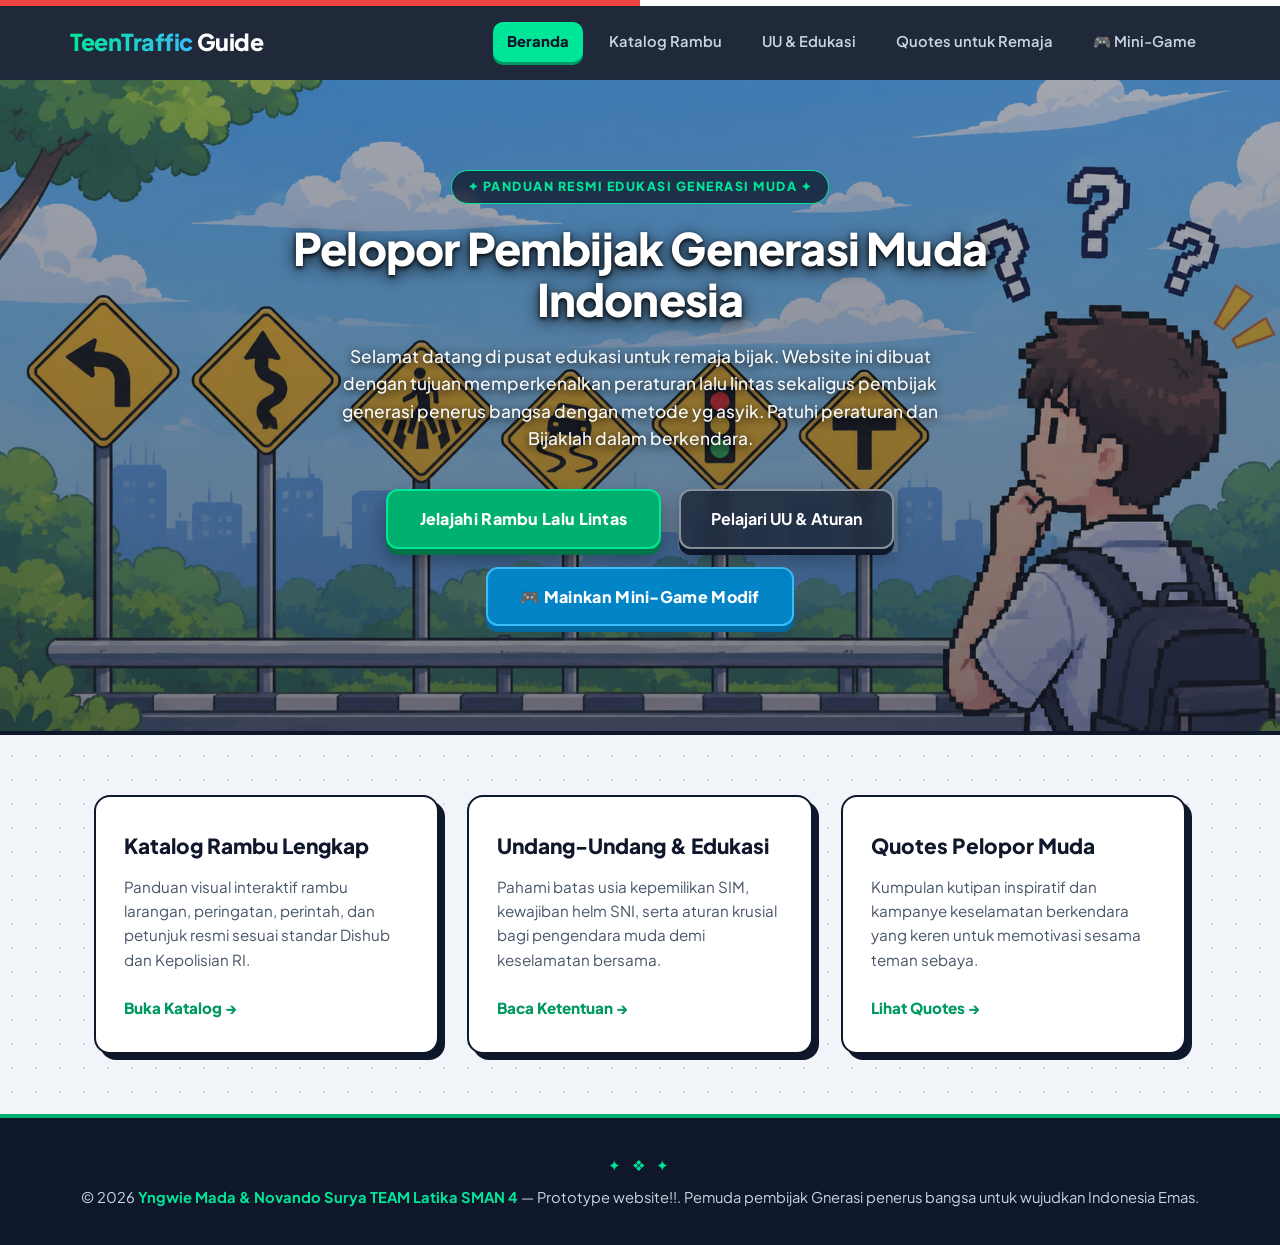
<file: index.html>
<!DOCTYPE html>
<html lang="id">
<head>
    <meta charset="UTF-8">
    <meta name="viewport" content="width=device-width, initial-scale=1.0">
    <title>Teen Traffic Guide - Beranda</title>
    <link rel="preconnect" href="https://fonts.googleapis.com">
    <link rel="preconnect" href="https://fonts.gstatic.com" crossorigin>
    <link href="https://fonts.googleapis.com/css2?family=Plus+Jakarta+Sans:wght@400;500;600;700;800&display=swap" rel="stylesheet">
    <link rel="stylesheet" href="style.css">
</head>
<body>

    <!-- Pita Merah Putih -->
    <div class="indo-ribbon">
        <div class="ribbon-red"></div>
        <div class="ribbon-white"></div>
    </div>

    <!-- Navigasi -->
    <nav class="main-nav">
        <div class="nav-container">
            <a href="index.html" class="nav-logo"><span>TeenTraffic</span>Guide</a>
            <div class="nav-links">
                <a href="index.html" class="active">Beranda</a>
                <a href="rambu.html">Katalog Rambu</a>
                <a href="uud.html">UU & Edukasi</a>
                <a href="quotes.html">Quotes untuk Remaja</a>
                <!-- Menu Mini-Game ditambahkan di sini -->
                <a href="minigame.html">🎮 Mini-Game</a>
            </div>
        </div>
    </nav>

    <!-- Bagian Hero dengan Background Foto -->
    <header class="hero">
        <div class="hero-content">
            <div class="hero-ornament">✦ PANDUAN RESMI EDUKASI GENERASI MUDA ✦</div>
            <h1>Pelopor Pembijak Generasi Muda Indonesia</h1>
            <p>Selamat datang di pusat edukasi untuk remaja bijak. Website ini dibuat dengan tujuan memperkenalkan peraturan lalu lintas sekaligus pembijak generasi penerus bangsa dengan metode yg asyik. Patuhi peraturan dan Bijaklah dalam berkendara.</p>
            
            <div class="hero-actions">
                <a href="rambu.html" class="btn-primary">Jelajahi Rambu Lalu Lintas</a>
                <a href="uud.html" class="btn-secondary">Pelajari UU & Aturan</a>
                <!-- Tombol Mini-Game ditambahkan di sini -->
                <a href="minigame.html" class="btn-primary" style="background-color: #0284c7; border-color: #38bdf8; box-shadow: 0 6px 0 #0369a1;">🎮 Mainkan Mini-Game Modif</a>
            </div>
        </div>
    </header>

    <!-- Konten & Kartu Fitur -->
    <main class="main-container">
        <div class="features-grid">
            <div class="feature-card">
                <div class="feature-icon"></div>
                <h3>Katalog Rambu Lengkap</h3>
                <p>Panduan visual interaktif rambu larangan, peringatan, perintah, dan petunjuk resmi sesuai standar Dishub dan Kepolisian RI.</p>
                <a href="rambu.html" class="card-link">Buka Katalog &rarr;</a>
            </div>
            
            <div class="feature-card">
                <div class="feature-icon"></div>
                <h3>Undang-Undang & Edukasi</h3>
                <p>Pahami batas usia kepemilikan SIM, kewajiban helm SNI, serta aturan krusial bagi pengendara muda demi keselamatan bersama.</p>
                <a href="uud.html" class="card-link">Baca Ketentuan &rarr;</a>
            </div>
            
            <div class="feature-card">
                <div class="feature-icon"></div>
                <h3>Quotes Pelopor Muda</h3>
                <p>Kumpulan kutipan inspiratif dan kampanye keselamatan berkendara yang keren untuk memotivasi sesama teman sebaya.</p>
                <a href="quotes.html" class="card-link">Lihat Quotes &rarr;</a>
            </div>
        </div>
    </main>

    <!-- Footer -->
    <footer class="site-footer">
        <div class="footer-ornament">✦ ❖ ✦</div>
        <p>&copy; 2026 <strong>Yngwie Mada & Novando Surya TEAM Latika SMAN 4</strong> &mdash; Prototype website!!. Pemuda pembijak Gnerasi penerus bangsa untuk wujudkan Indonesia Emas.</p>
    </footer>

</body>
</html>
</file>
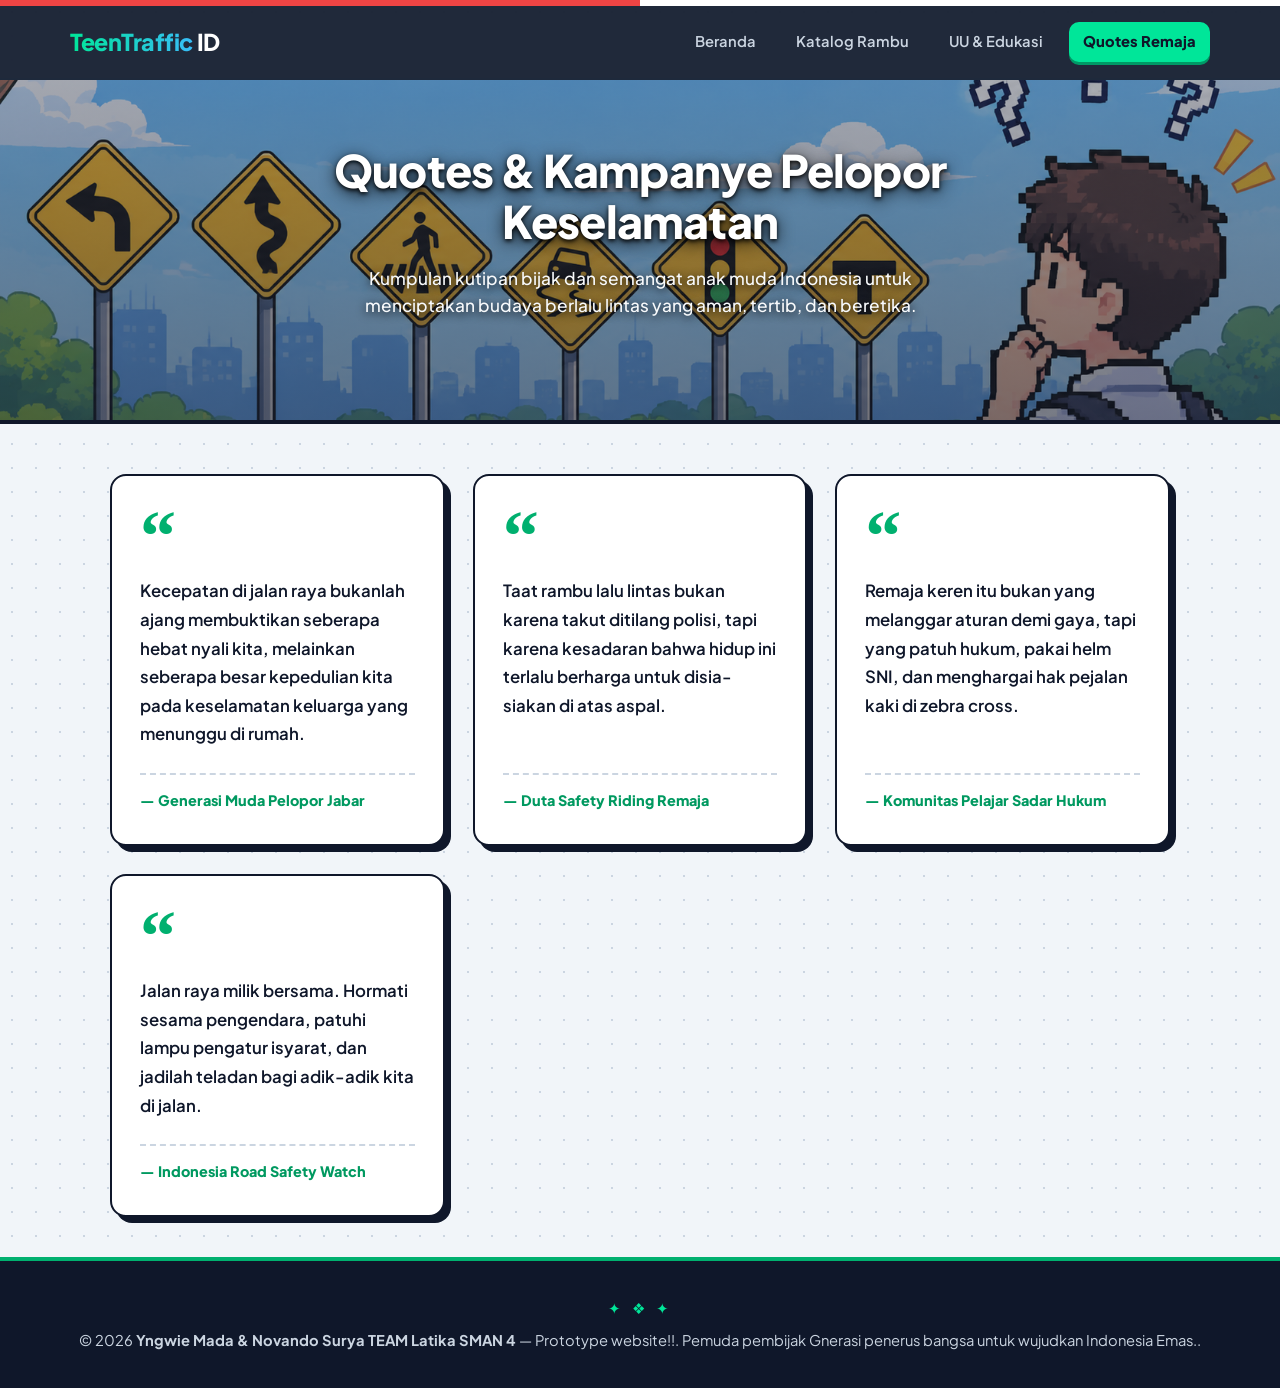
<file: quotes.html>
<!DOCTYPE html>
<html lang="id">
<head>
    <meta charset="UTF-8">
    <meta name="viewport" content="width=device-width, initial-scale=1.0">
    <title>Quotes Pelopor Muda - Teen Traffic Guide</title>
    <link rel="preconnect" href="https://fonts.googleapis.com">
    <link rel="preconnect" href="https://fonts.gstatic.com" crossorigin>
    <link href="https://fonts.googleapis.com/css2?family=Plus+Jakarta+Sans:wght@400;500;600;700;800&display=swap" rel="stylesheet">
    <link rel="stylesheet" href="style.css">
</head>
<body>

    <div class="indo-ribbon">
        <div class="ribbon-red"></div>
        <div class="ribbon-white"></div>
    </div>

    <nav class="main-nav">
        <div class="nav-container">
            <a href="index.html" class="nav-logo"><span>TeenTraffic</span>ID</a>
            <div class="nav-links">
                <a href="index.html">Beranda</a>
                <a href="rambu.html">Katalog Rambu</a>
                <a href="uud.html">UU & Edukasi</a>
                <a href="quotes.html" class="active">Quotes Remaja</a>
            </div>
        </div>
    </nav>

    <header class="hero sub-hero">
        <div class="hero-content">
            <h1>Quotes & Kampanye Pelopor Keselamatan</h1>
            <p>Kumpulan kutipan bijak dan semangat anak muda Indonesia untuk menciptakan budaya berlalu lintas yang aman, tertib, dan beretika.</p>
        </div>
    </header>

    <!-- Ditambahkan class quotes-container agar terpisah dari style container lama -->
    <main class="container quotes-container">
        <section class="quotes-grid">
            <article class="quote-card">
                <span class="quote-mark">“</span>
                <blockquote class="quote-text">
                    Kecepatan di jalan raya bukanlah ajang membuktikan seberapa hebat nyali kita, melainkan seberapa besar kepedulian kita pada keselamatan keluarga yang menunggu di rumah.
                </blockquote>
                <span class="quote-author">— Generasi Muda Pelopor Jabar</span>
            </article>

            <article class="quote-card">
                <span class="quote-mark">“</span>
                <blockquote class="quote-text">
                    Taat rambu lalu lintas bukan karena takut ditilang polisi, tapi karena kesadaran bahwa hidup ini terlalu berharga untuk disia-siakan di atas aspal.
                </blockquote>
                <span class="quote-author">— Duta Safety Riding Remaja</span>
            </article>

            <article class="quote-card">
                <span class="quote-mark">“</span>
                <blockquote class="quote-text">
                    Remaja keren itu bukan yang melanggar aturan demi gaya, tapi yang patuh hukum, pakai helm SNI, dan menghargai hak pejalan kaki di zebra cross.
                </blockquote>
                <span class="quote-author">— Komunitas Pelajar Sadar Hukum</span>
            </article>

            <article class="quote-card">
                <span class="quote-mark">“</span>
                <blockquote class="quote-text">
                    Jalan raya milik bersama. Hormati sesama pengendara, patuhi lampu pengatur isyarat, dan jadilah teladan bagi adik-adik kita di jalan.
                </blockquote>
                <span class="quote-author">— Indonesia Road Safety Watch</span>
            </article>
        </section>
    </main>

    <footer>
        <div class="footer-ornament">✦ ❖ ✦</div>
        <p>&copy; 2026 <strong>Yngwie Mada & Novando Surya TEAM Latika SMAN 4</strong> &mdash; Prototype website!!. Pemuda pembijak Gnerasi penerus bangsa untuk wujudkan Indonesia Emas..</p>
    </footer>

</body>
</html>
</file>
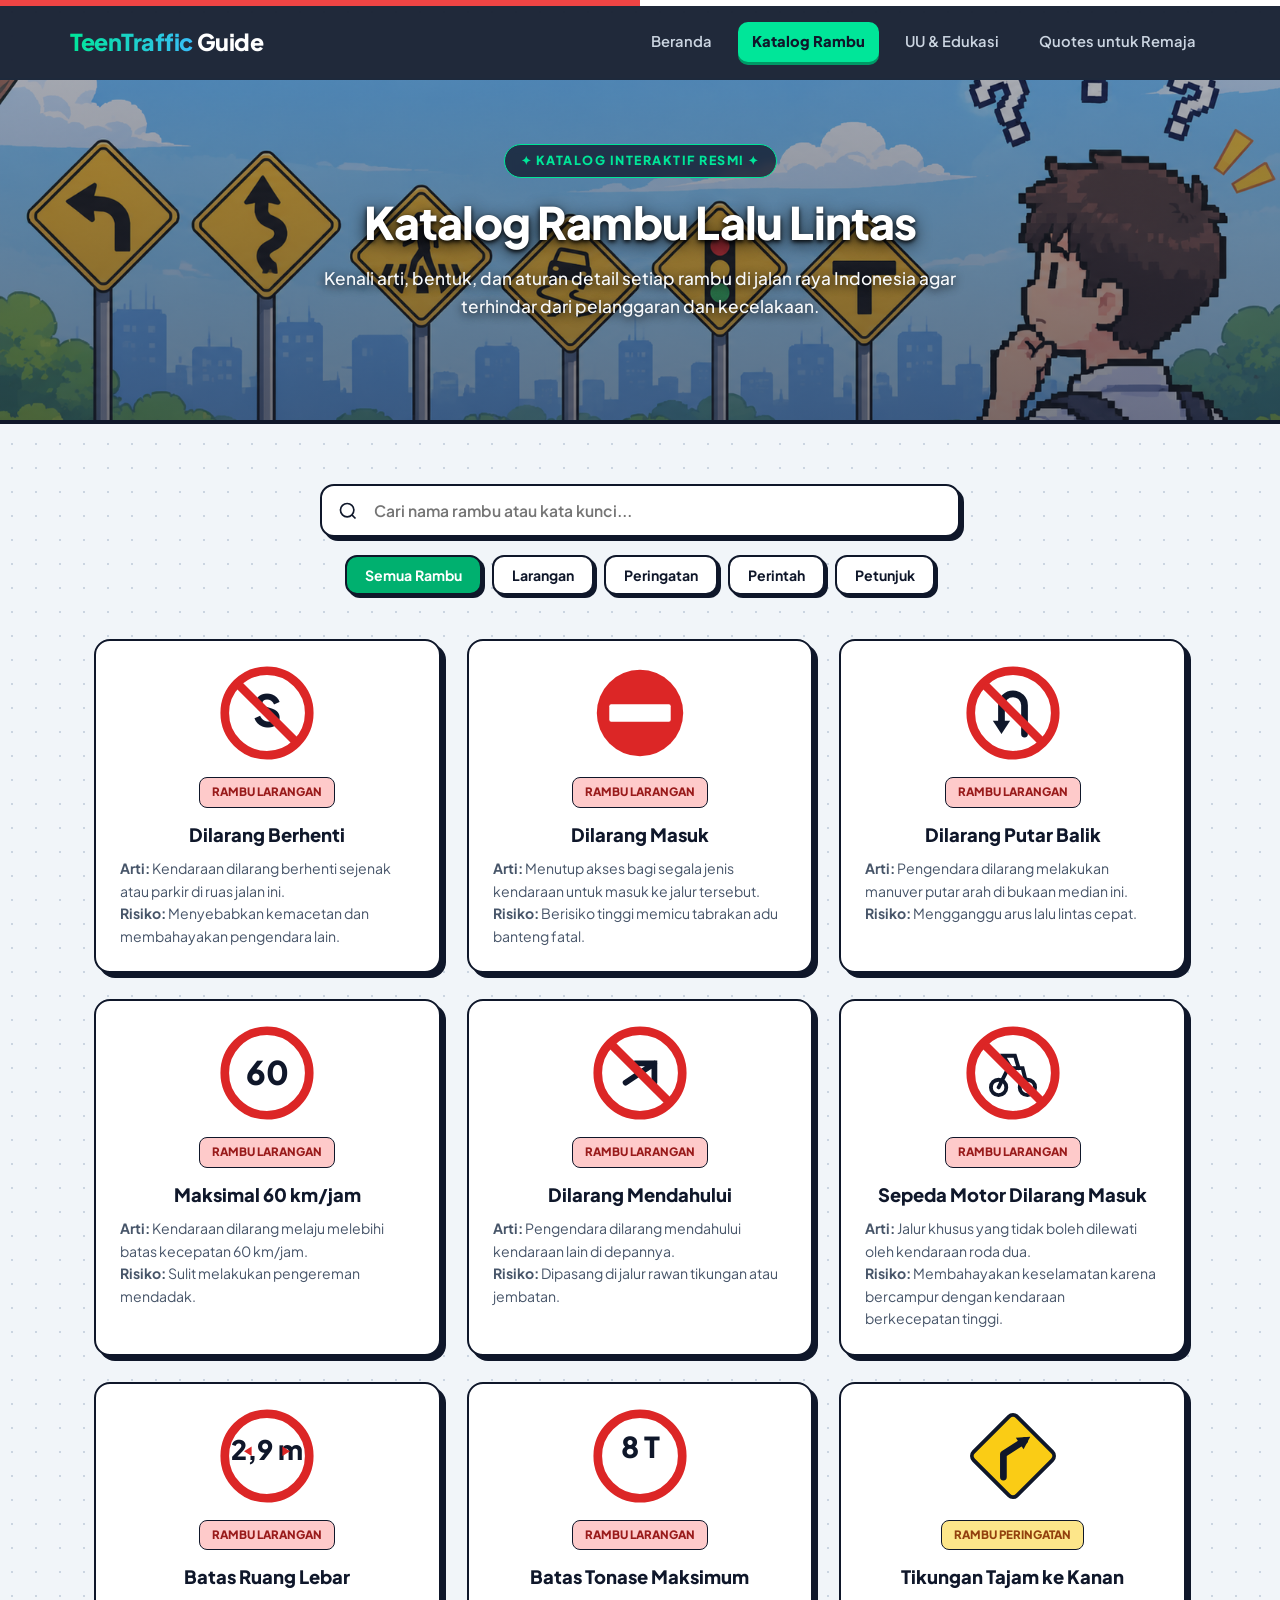
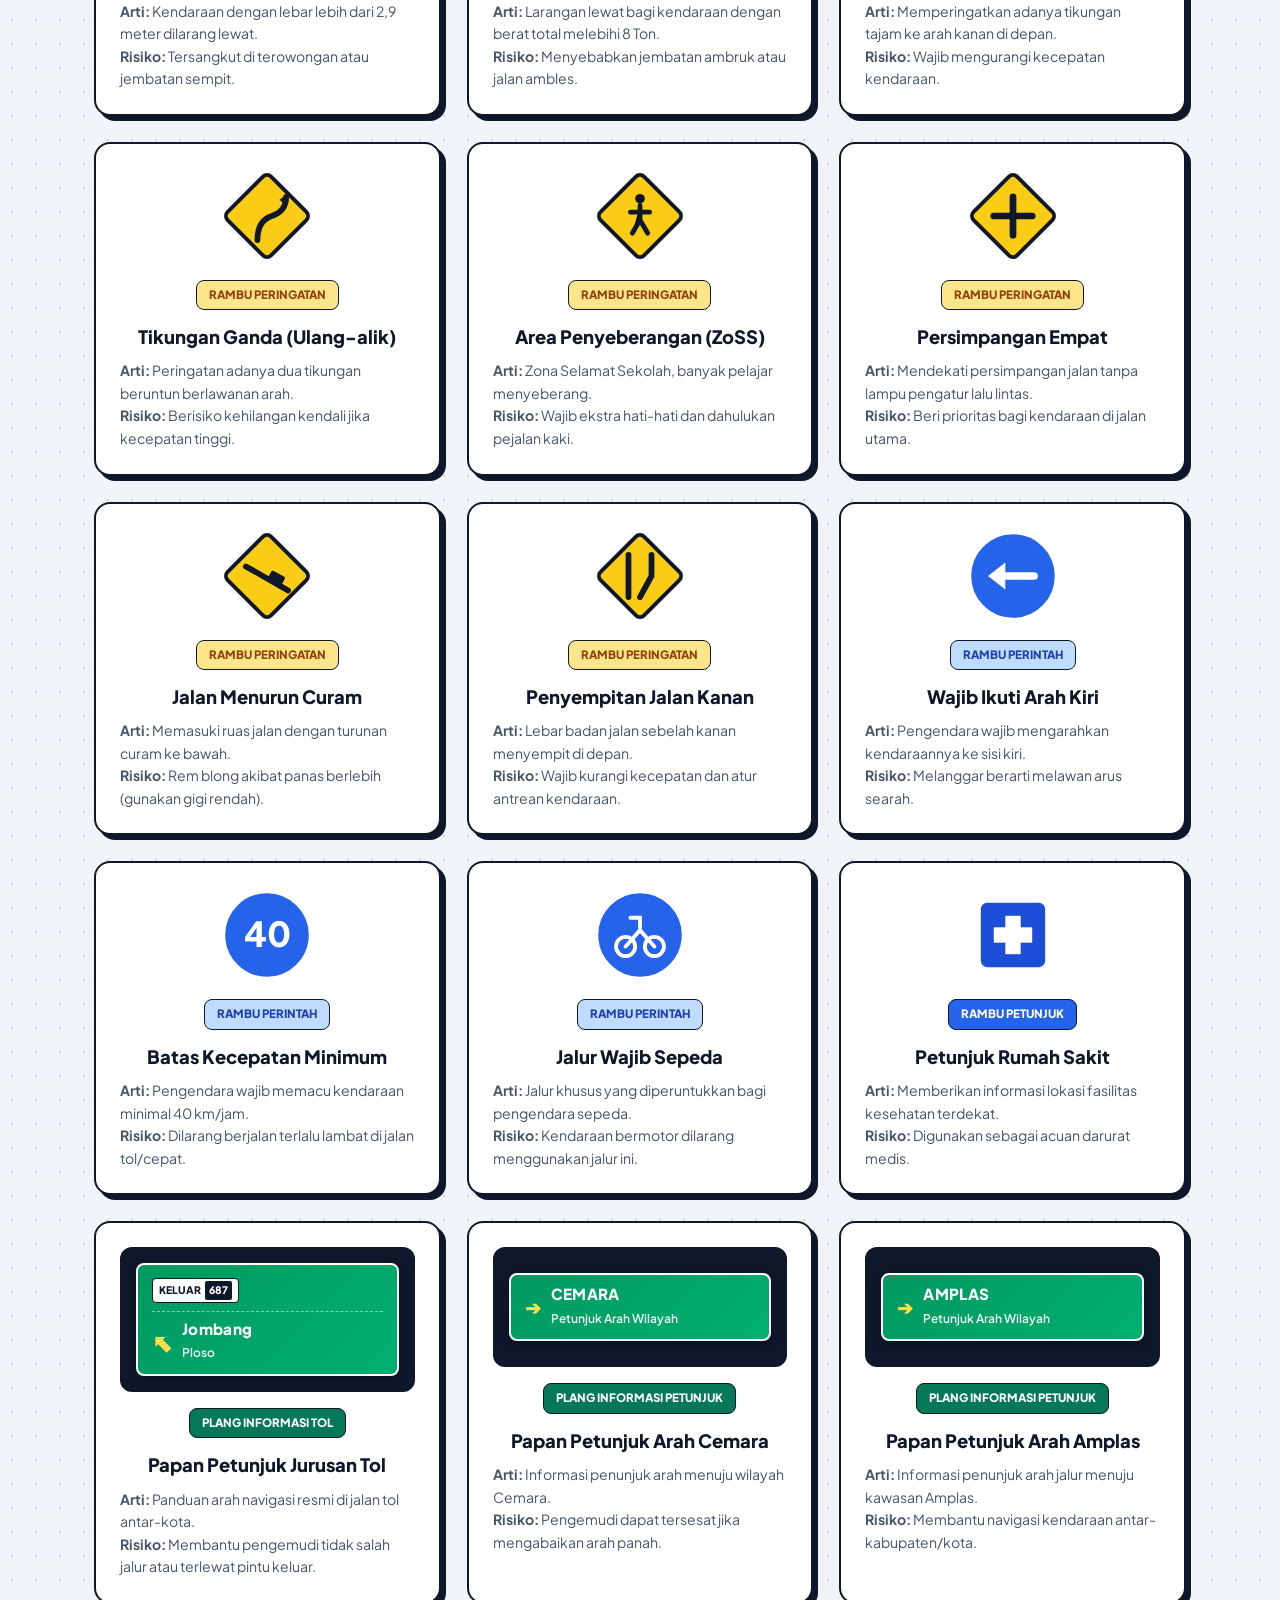
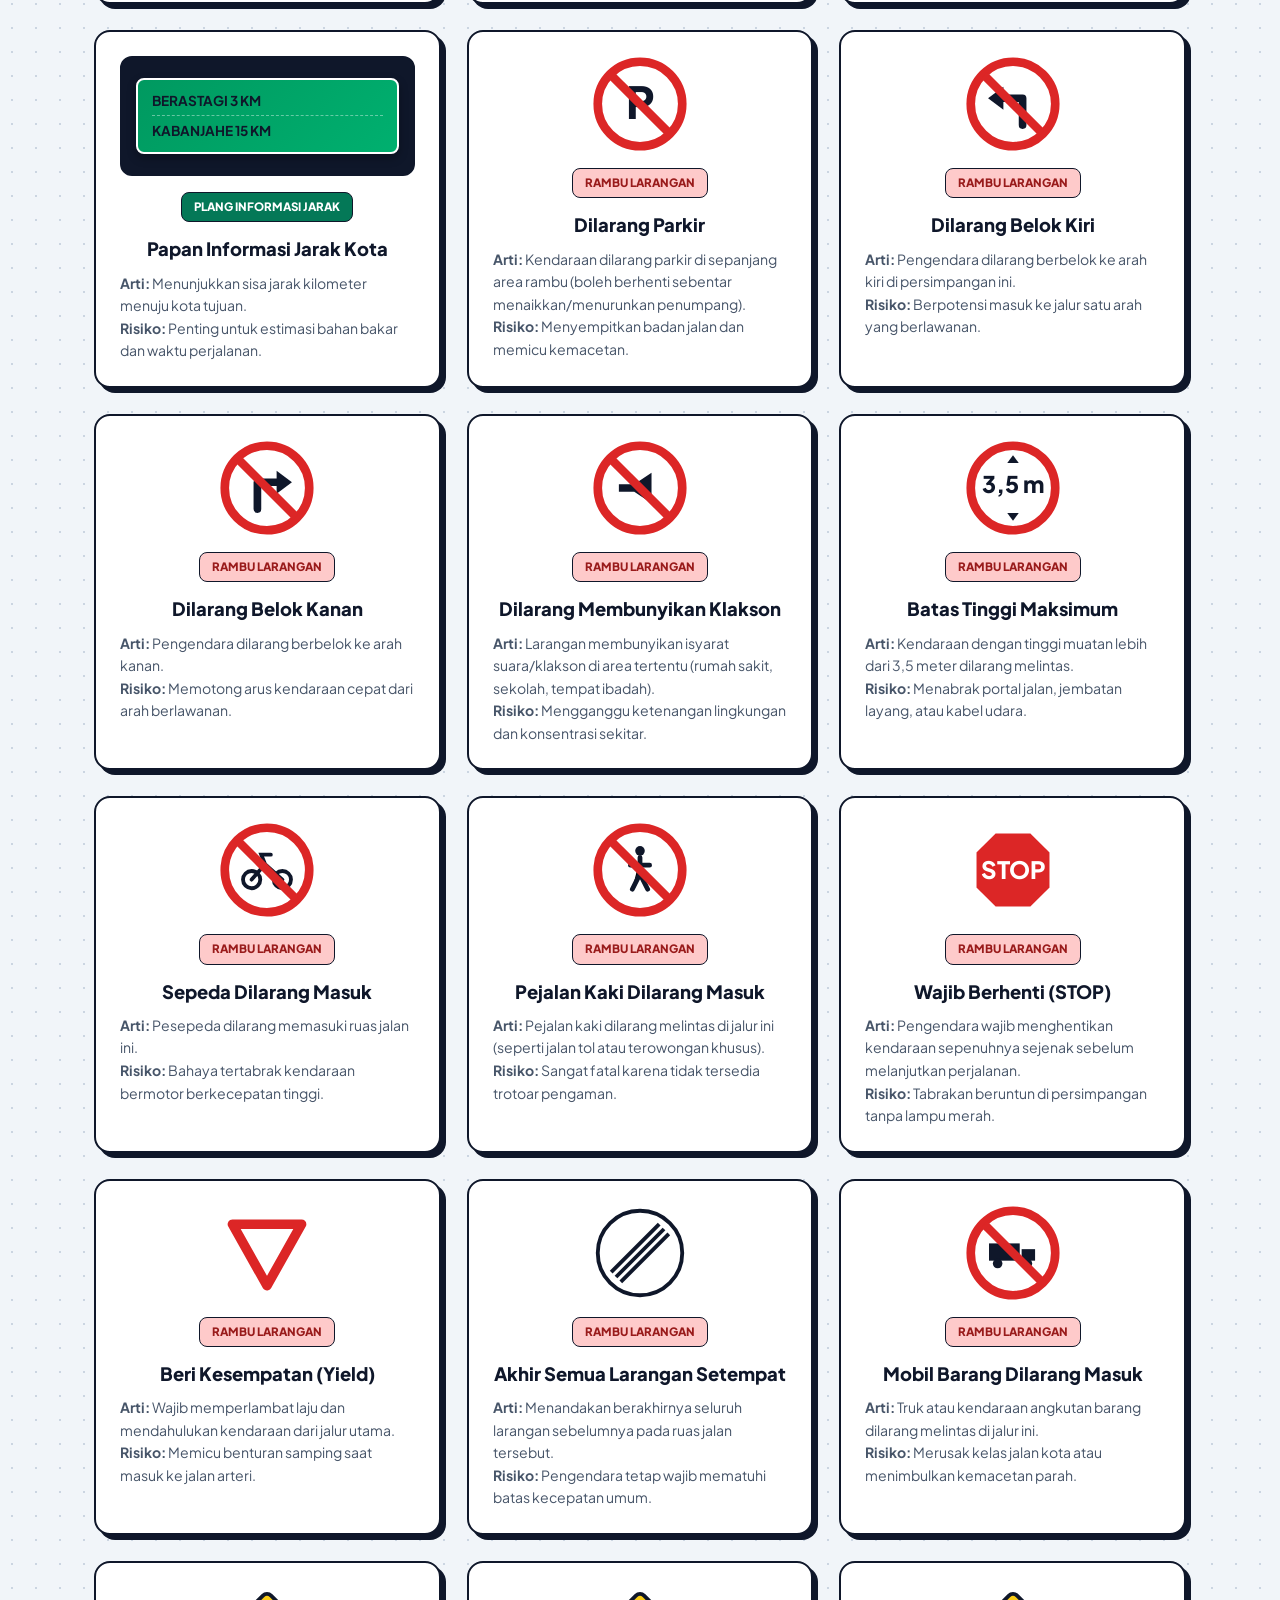
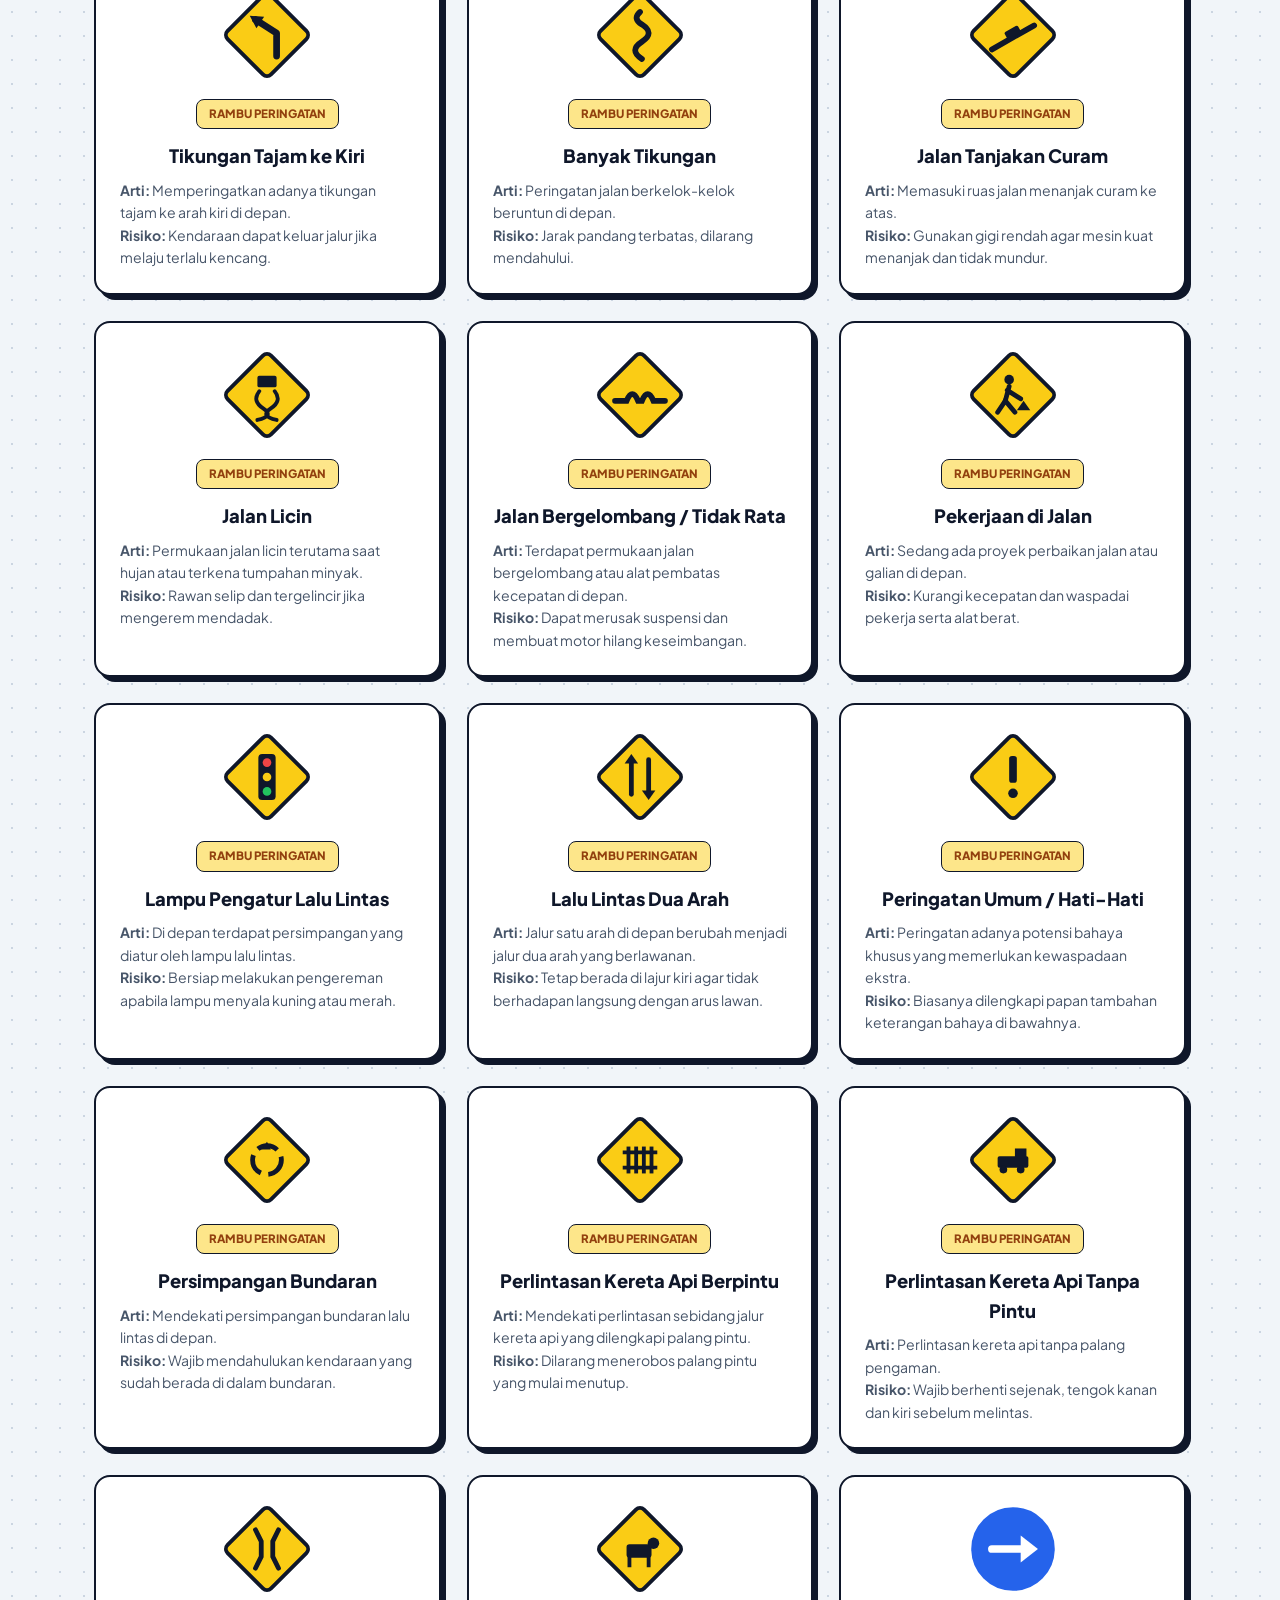
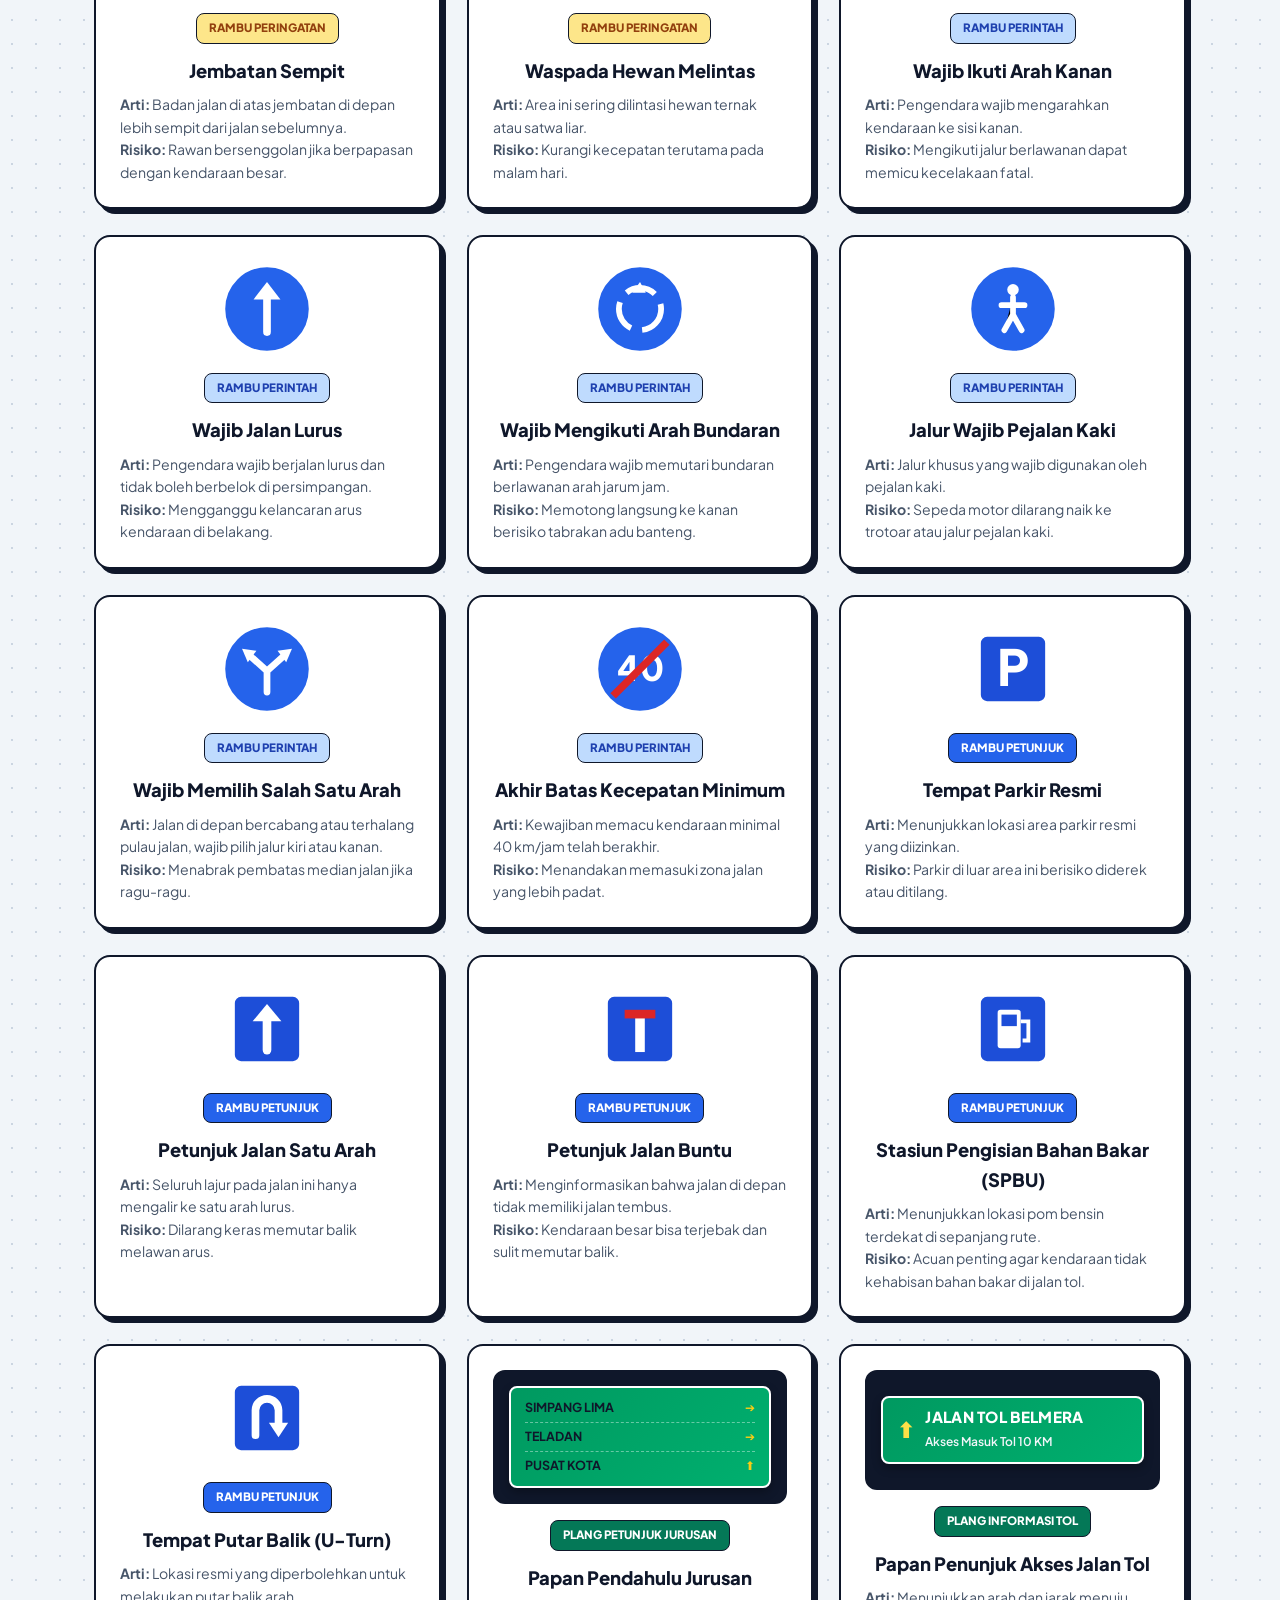
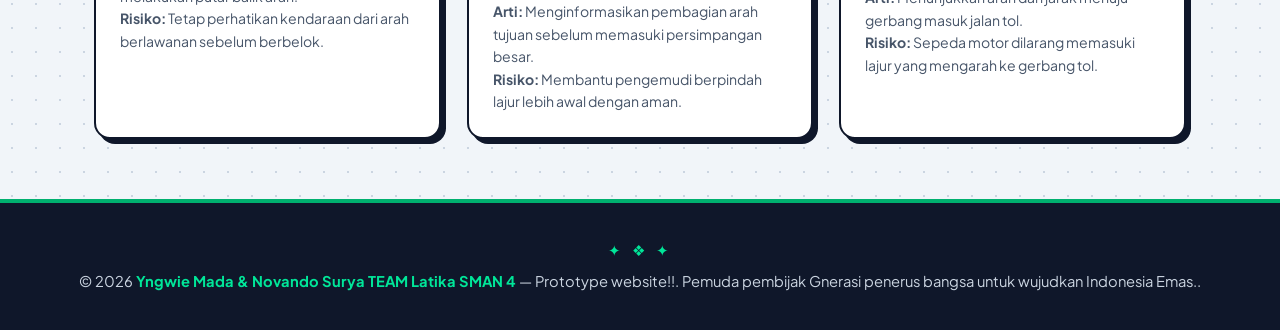
<file: rambu.html>
<!DOCTYPE html>
<html lang="id">
<head>
    <meta charset="UTF-8">
    <meta name="viewport" content="width=device-width, initial-scale=1.0">
    <title>Katalog Rambu Lalu Lintas - Teen Traffic Guide</title>
    <link rel="preconnect" href="https://fonts.googleapis.com">
    <link rel="preconnect" href="https://fonts.gstatic.com" crossorigin>
    <link href="https://fonts.googleapis.com/css2?family=Plus+Jakarta+Sans:wght@400;500;600;700;800&display=swap" rel="stylesheet">
    <link rel="stylesheet" href="style.css">
</head>
<body>

    <!-- Pita Merah Putih -->
    <div class="indo-ribbon">
        <div class="ribbon-red"></div>
        <div class="ribbon-white"></div>
    </div>

    <!-- Navigasi -->
    <nav class="main-nav">
        <div class="nav-container">
            <a href="index.html" class="nav-logo"><span>TeenTraffic</span>Guide</a>
            <div class="nav-links">
                <a href="index.html">Beranda</a>
                <a href="rambu.html" class="active">Katalog Rambu</a>
                <a href="uud.html">UU & Edukasi</a>
                <a href="quotes.html">Quotes untuk Remaja</a>
            </div>
        </div>
    </nav>

    <!-- Header Halaman Katalog -->
    <header class="hero sub-hero">
        <div class="hero-content">
            <div class="hero-ornament">✦ KATALOG INTERAKTIF RESMI ✦</div>
            <h1>Katalog Rambu Lalu Lintas</h1>
            <p>Kenali arti, bentuk, dan aturan detail setiap rambu di jalan raya Indonesia agar terhindar dari pelanggaran dan kecelakaan.</p>
        </div>
    </header>

    <!-- Konten Utama -->
    <main class="main-container">
        <!-- Kotak Pencarian & Filter Kategori -->
        <section class="controls">
            <div class="search-wrapper">
                <svg class="search-icon" viewBox="0 0 24 24" fill="none" stroke="currentColor" stroke-width="2">
                    <circle cx="11" cy="11" r="8"></circle>
                    <line x1="21" y1="21" x2="16.65" y2="16.65"></line>
                </svg>
                <input type="text" id="search-input" onkeyup="searchSigns()" placeholder="Cari nama rambu atau kata kunci...">
            </div>
            
            <div class="filter-buttons">
                <button class="btn-filter active" onclick="filterSigns('all', this)">Semua Rambu</button>
                <button class="btn-filter" onclick="filterSigns('larangan', this)">Larangan</button>
                <button class="btn-filter" onclick="filterSigns('peringatan', this)">Peringatan</button>
                <button class="btn-filter" onclick="filterSigns('perintah', this)">Perintah</button>
                <button class="btn-filter" onclick="filterSigns('petunjuk', this)">Petunjuk</button>
            </div>
        </section>

        <!-- Grid Kartu Rambu -->
        <section class="signs-grid" id="signs-container">
            
            <!-- 1. Dilarang Berhenti -->
            <article class="sign-card larangan" data-name="dilarang berhenti">
                <div class="sign-visual">
                    <svg viewBox="0 0 100 100" class="indo-sign">
                        <circle cx="50" cy="50" r="44" fill="#ffffff" stroke="#dc2626" stroke-width="9"/>
                        <text x="50" y="65" font-family="Arial, sans-serif" font-weight="900" font-size="46" fill="#0f172a" text-anchor="middle">S</text>
                        <line x1="20" y1="20" x2="80" y2="80" stroke="#dc2626" stroke-width="9"/>
                    </svg>
                </div>
                <span class="badge bg-larangan">Rambu Larangan</span>
                <h3>Dilarang Berhenti</h3>
                <p><strong>Arti:</strong> Kendaraan dilarang berhenti sejenak atau parkir di ruas jalan ini.<br><strong>Risiko:</strong> Menyebabkan kemacetan dan membahayakan pengendara lain.</p>
            </article>

            <!-- 2. Dilarang Masuk -->
            <article class="sign-card larangan" data-name="dilarang masuk">
                <div class="sign-visual">
                    <svg viewBox="0 0 100 100" class="indo-sign">
                        <circle cx="50" cy="50" r="45" fill="#dc2626"/>
                        <rect x="18" y="41" width="64" height="18" rx="2" fill="#ffffff"/>
                    </svg>
                </div>
                <span class="badge bg-larangan">Rambu Larangan</span>
                <h3>Dilarang Masuk</h3>
                <p><strong>Arti:</strong> Menutup akses bagi segala jenis kendaraan untuk masuk ke jalur tersebut.<br><strong>Risiko:</strong> Berisiko tinggi memicu tabrakan adu banteng fatal.</p>
            </article>

            <!-- 3. Dilarang Putar Balik -->
            <article class="sign-card larangan" data-name="dilarang putar balik">
                <div class="sign-visual">
                    <svg viewBox="0 0 100 100" class="indo-sign">
                        <circle cx="50" cy="50" r="44" fill="#ffffff" stroke="#dc2626" stroke-width="9"/>
                        <path d="M 62 72 L 62 42 A 12 12 0 0 0 38 42 L 38 62" fill="none" stroke="#0f172a" stroke-width="7" stroke-linecap="round"/>
                        <polygon points="38,72 29,58 47,58" fill="#0f172a"/>
                        <line x1="20" y1="20" x2="80" y2="80" stroke="#dc2626" stroke-width="9"/>
                    </svg>
                </div>
                <span class="badge bg-larangan">Rambu Larangan</span>
                <h3>Dilarang Putar Balik</h3>
                <p><strong>Arti:</strong> Pengendara dilarang melakukan manuver putar arah di bukaan median ini.<br><strong>Risiko:</strong> Mengganggu arus lalu lintas cepat.</p>
            </article>

            <!-- 4. Batas Kecepatan Maksimum 60 KM/Jam -->
            <article class="sign-card larangan" data-name="kecepatan maksimal 60 km/jam">
                <div class="sign-visual">
                    <svg viewBox="0 0 100 100" class="indo-sign">
                        <circle cx="50" cy="50" r="44" fill="#ffffff" stroke="#dc2626" stroke-width="9"/>
                        <text x="50" y="62" font-family="Arial, sans-serif" font-weight="800" font-size="34" fill="#0f172a" text-anchor="middle">60</text>
                    </svg>
                </div>
                <span class="badge bg-larangan">Rambu Larangan</span>
                <h3>Maksimal 60 km/jam</h3>
                <p><strong>Arti:</strong> Kendaraan dilarang melaju melebihi batas kecepatan 60 km/jam.<br><strong>Risiko:</strong> Sulit melakukan pengereman mendadak.</p>
            </article>

            <!-- 5. Dilarang Mendahului -->
            <article class="sign-card larangan" data-name="dilarang mendahului menyalip">
                <div class="sign-visual">
                    <svg viewBox="0 0 100 100" class="indo-sign">
                        <circle cx="50" cy="50" r="44" fill="#ffffff" stroke="#dc2626" stroke-width="9"/>
                        <path d="M 35 60 L 65 40 M 45 40 L 65 40 L 65 60" fill="none" stroke="#0f172a" stroke-width="6" stroke-linecap="round"/>
                        <line x1="20" y1="20" x2="80" y2="80" stroke="#dc2626" stroke-width="9"/>
                    </svg>
                </div>
                <span class="badge bg-larangan">Rambu Larangan</span>
                <h3>Dilarang Mendahului</h3>
                <p><strong>Arti:</strong> Pengendara dilarang mendahului kendaraan lain di depannya.<br><strong>Risiko:</strong> Dipasang di jalur rawan tikungan atau jembatan.</p>
            </article>

            <!-- 6. Sepeda Motor Dilarang Masuk -->
            <article class="sign-card larangan" data-name="sepeda motor dilarang masuk">
                <div class="sign-visual">
                    <svg viewBox="0 0 100 100" class="indo-sign">
                        <circle cx="50" cy="50" r="44" fill="#ffffff" stroke="#dc2626" stroke-width="9"/>
                        <circle cx="35" cy="65" r="8" fill="none" stroke="#0f172a" stroke-width="4"/>
                        <circle cx="65" cy="65" r="8" fill="none" stroke="#0f172a" stroke-width="4"/>
                        <path d="M 35 65 L 45 45 L 60 45 L 65 65 M 48 45 L 40 32 L 52 32 L 56 45" fill="none" stroke="#0f172a" stroke-width="4" stroke-linecap="round"/>
                        <line x1="20" y1="20" x2="80" y2="80" stroke="#dc2626" stroke-width="9"/>
                    </svg>
                </div>
                <span class="badge bg-larangan">Rambu Larangan</span>
                <h3>Sepeda Motor Dilarang Masuk</h3>
                <p><strong>Arti:</strong> Jalur khusus yang tidak boleh dilewati oleh kendaraan roda dua.<br><strong>Risiko:</strong> Membahayakan keselamatan karena bercampur dengan kendaraan berkecepatan tinggi.</p>
            </article>

            <!-- 7. Batas Ruang Lebar -->
            <article class="sign-card larangan" data-name="batas ruang lebar 2.9 meter">
                <div class="sign-visual">
                    <svg viewBox="0 0 100 100" class="indo-sign">
                        <circle cx="50" cy="50" r="44" fill="#ffffff" stroke="#dc2626" stroke-width="9"/>
                        <text x="50" y="54" font-family="Arial, sans-serif" font-weight="800" font-size="28" fill="#0f172a" text-anchor="middle">2,9 m</text>
                        <polygon points="26,45 34,40 34,50" fill="#dc2626"/>
                        <polygon points="74,45 66,40 66,50" fill="#dc2626"/>
                    </svg>
                </div>
                <span class="badge bg-larangan">Rambu Larangan</span>
                <h3>Batas Ruang Lebar</h3>
                <p><strong>Arti:</strong> Kendaraan dengan lebar lebih dari 2,9 meter dilarang lewat.<br><strong>Risiko:</strong> Tersangkut di terowongan atau jembatan sempit.</p>
            </article>

            <!-- 8. Batas Tonase / Muatan Maksimum -->
            <article class="sign-card larangan" data-name="batas tonase 8 ton berat">
                <div class="sign-visual">
                    <svg viewBox="0 0 100 100" class="indo-sign">
                        <circle cx="50" cy="50" r="44" fill="#ffffff" stroke="#dc2626" stroke-width="9"/>
                        <text x="50" y="52" font-family="Arial, sans-serif" font-weight="800" font-size="30" fill="#0f172a" text-anchor="middle">8 T</text>
                    </svg>
                </div>
                <span class="badge bg-larangan">Rambu Larangan</span>
                <h3>Batas Tonase Maksimum</h3>
                <p><strong>Arti:</strong> Larangan lewat bagi kendaraan dengan berat total melebihi 8 Ton.<br><strong>Risiko:</strong> Menyebabkan jembatan ambruk atau jalan ambles.</p>
            </article>

            <!-- 9. Tikungan Tajam ke Kanan -->
            <article class="sign-card peringatan" data-name="tikungan tajam">
                <div class="sign-visual">
                    <svg viewBox="0 0 100 100" class="indo-sign">
                        <rect x="18" y="18" width="64" height="64" rx="6" transform="rotate(45 50 50)" fill="#facc15" stroke="#0f172a" stroke-width="4"/>
                        <path d="M 40 72 L 40 48 L 62 34" fill="none" stroke="#0f172a" stroke-width="7" stroke-linecap="round" stroke-linejoin="round"/>
                        <polygon points="68,30 53,31 61,43" fill="#0f172a"/>
                    </svg>
                </div>
                <span class="badge bg-peringatan">Rambu Peringatan</span>
                <h3>Tikungan Tajam ke Kanan</h3>
                <p><strong>Arti:</strong> Memperingatkan adanya tikungan tajam ke arah kanan di depan.<br><strong>Risiko:</strong> Wajib mengurangi kecepatan kendaraan.</p>
            </article>

            <!-- 10. Tikungan Ganda -->
            <article class="sign-card peringatan" data-name="tikungan ganda">
                <div class="sign-visual">
                    <svg viewBox="0 0 100 100" class="indo-sign">
                        <rect x="18" y="18" width="64" height="64" rx="6" transform="rotate(45 50 50)" fill="#facc15" stroke="#0f172a" stroke-width="4"/>
                        <path d="M 40 75 Q 40 55 55 50 Q 70 45 70 30" fill="none" stroke="#0f172a" stroke-width="6" stroke-linecap="round"/>
                        <polygon points="74,25 63,33 70,39" fill="#0f172a"/>
                    </svg>
                </div>
                <span class="badge bg-peringatan">Rambu Peringatan</span>
                <h3>Tikungan Ganda (Ulang-alik)</h3>
                <p><strong>Arti:</strong> Peringatan adanya dua tikungan beruntun berlawanan arah.<br><strong>Risiko:</strong> Berisiko kehilangan kendali jika kecepatan tinggi.</p>
            </article>

            <!-- 11. Area Penyeberangan / ZoSS -->
            <article class="sign-card peringatan" data-name="penyeberangan anak sekolah zoss">
                <div class="sign-visual">
                    <svg viewBox="0 0 100 100" class="indo-sign">
                        <rect x="18" y="18" width="64" height="64" rx="6" transform="rotate(45 50 50)" fill="#facc15" stroke="#0f172a" stroke-width="4"/>
                        <circle cx="50" cy="32" r="5" fill="#0f172a"/>
                        <path d="M 50 39 L 50 54 L 42 68 M 50 54 L 58 68 M 40 46 L 60 46" stroke="#0f172a" stroke-width="5" stroke-linecap="round"/>
                    </svg>
                </div>
                <span class="badge bg-peringatan">Rambu Peringatan</span>
                <h3>Area Penyeberangan (ZoSS)</h3>
                <p><strong>Arti:</strong> Zona Selamat Sekolah, banyak pelajar menyeberang.<br><strong>Risiko:</strong> Wajib ekstra hati-hati dan dahulukan pejalan kaki.</p>
            </article>

            <!-- 12. Persimpangan Empat -->
            <article class="sign-card peringatan" data-name="persimpangan rawan">
                <div class="sign-visual">
                    <svg viewBox="0 0 100 100" class="indo-sign">
                        <rect x="18" y="18" width="64" height="64" rx="6" transform="rotate(45 50 50)" fill="#facc15" stroke="#0f172a" stroke-width="4"/>
                        <line x1="50" y1="30" x2="50" y2="70" stroke="#0f172a" stroke-width="7" stroke-linecap="round"/>
                        <line x1="30" y1="50" x2="70" y2="50" stroke="#0f172a" stroke-width="7" stroke-linecap="round"/>
                    </svg>
                </div>
                <span class="badge bg-peringatan">Rambu Peringatan</span>
                <h3>Persimpangan Empat</h3>
                <p><strong>Arti:</strong> Mendekati persimpangan jalan tanpa lampu pengatur lalu lintas.<br><strong>Risiko:</strong> Beri prioritas bagi kendaraan di jalan utama.</p>
            </article>

            <!-- 13. Jalan Menurun Curam -->
            <article class="sign-card peringatan" data-name="jalan menurun curam">
                <div class="sign-visual">
                    <svg viewBox="0 0 100 100" class="indo-sign">
                        <rect x="18" y="18" width="64" height="64" rx="6" transform="rotate(45 50 50)" fill="#facc15" stroke="#0f172a" stroke-width="4"/>
                        <line x1="28" y1="40" x2="72" y2="65" stroke="#0f172a" stroke-width="6" stroke-linecap="round"/>
                        <rect x="52" y="47" width="16" height="9" rx="2" fill="#0f172a" transform="rotate(28 60 52)"/>
                    </svg>
                </div>
                <span class="badge bg-peringatan">Rambu Peringatan</span>
                <h3>Jalan Menurun Curam</h3>
                <p><strong>Arti:</strong> Memasuki ruas jalan dengan turunan curam ke bawah.<br><strong>Risiko:</strong> Rem blong akibat panas berlebih (gunakan gigi rendah).</p>
            </article>

            <!-- 14. Penyempitan Jalan Kanan -->
            <article class="sign-card peringatan" data-name="penyempitan jalan">
                <div class="sign-visual">
                    <svg viewBox="0 0 100 100" class="indo-sign">
                        <rect x="18" y="18" width="64" height="64" rx="6" transform="rotate(45 50 50)" fill="#facc15" stroke="#0f172a" stroke-width="4"/>
                        <line x1="38" y1="28" x2="38" y2="72" stroke="#0f172a" stroke-width="6" stroke-linecap="round"/>
                        <path d="M 62 28 L 62 50 L 50 72" fill="none" stroke="#0f172a" stroke-width="6" stroke-linecap="round"/>
                    </svg>
                </div>
                <span class="badge bg-peringatan">Rambu Peringatan</span>
                <h3>Penyempitan Jalan Kanan</h3>
                <p><strong>Arti:</strong> Lebar badan jalan sebelah kanan menyempit di depan.<br><strong>Risiko:</strong> Wajib kurangi kecepatan dan atur antrean kendaraan.</p>
            </article>

            <!-- 15. Wajib Ikuti Arah Kiri -->
            <article class="sign-card perintah" data-name="wajib arah kiri">
                <div class="sign-visual">
                    <svg viewBox="0 0 100 100" class="indo-sign">
                        <circle cx="50" cy="50" r="45" fill="#2563eb" stroke="#ffffff" stroke-width="3"/>
                        <line x1="72" y1="50" x2="36" y2="50" stroke="#ffffff" stroke-width="8" stroke-linecap="round"/>
                        <polygon points="24,50 42,36 42,64" fill="#ffffff"/>
                    </svg>
                </div>
                <span class="badge bg-perintah">Rambu Perintah</span>
                <h3>Wajib Ikuti Arah Kiri</h3>
                <p><strong>Arti:</strong> Pengendara wajib mengarahkan kendaraannya ke sisi kiri.<br><strong>Risiko:</strong> Melanggar berarti melawan arus searah.</p>
            </article>

            <!-- 16. Batas Kecepatan Minimum -->
            <article class="sign-card perintah" data-name="kecepatan minimum">
                <div class="sign-visual">
                    <svg viewBox="0 0 100 100" class="indo-sign">
                        <circle cx="50" cy="50" r="45" fill="#2563eb" stroke="#ffffff" stroke-width="3"/>
                        <text x="50" y="63" font-family="Arial, sans-serif" font-weight="800" font-size="36" fill="#ffffff" text-anchor="middle">40</text>
                    </svg>
                </div>
                <span class="badge bg-perintah">Rambu Perintah</span>
                <h3>Batas Kecepatan Minimum</h3>
                <p><strong>Arti:</strong> Pengendara wajib memacu kendaraan minimal 40 km/jam.<br><strong>Risiko:</strong> Dilarang berjalan terlalu lambat di jalan tol/cepat.</p>
            </article>

            <!-- 17. Jalur Wajib Sepeda -->
            <article class="sign-card perintah" data-name="jalur sepeda">
                <div class="sign-visual">
                    <svg viewBox="0 0 100 100" class="indo-sign">
                        <circle cx="50" cy="50" r="45" fill="#2563eb" stroke="#ffffff" stroke-width="3"/>
                        <circle cx="35" cy="62" r="10" fill="none" stroke="#ffffff" stroke-width="4"/>
                        <circle cx="65" cy="62" r="10" fill="none" stroke="#ffffff" stroke-width="4"/>
                        <path d="M 35 62 L 50 45 L 65 62 M 50 45 L 50 32 L 40 32" fill="none" stroke="#ffffff" stroke-width="4" stroke-linecap="round"/>
                    </svg>
                </div>
                <span class="badge bg-perintah">Rambu Perintah</span>
                <h3>Jalur Wajib Sepeda</h3>
                <p><strong>Arti:</strong> Jalur khusus yang diperuntukkan bagi pengendara sepeda.<br><strong>Risiko:</strong> Kendaraan bermotor dilarang menggunakan jalur ini.</p>
            </article>

            <!-- 18. Petunjuk Rumah Sakit -->
            <article class="sign-card petunjuk" data-name="rumah sakit medis petunjuk">
                <div class="sign-visual">
                    <svg viewBox="0 0 100 100" class="indo-sign">
                        <rect x="15" y="15" width="70" height="70" rx="8" fill="#1d4ed8" stroke="#ffffff" stroke-width="3"/>
                        <rect x="42" y="30" width="16" height="40" fill="#ffffff"/>
                        <rect x="30" y="42" width="40" height="16" fill="#ffffff"/>
                    </svg>
                </div>
                <span class="badge bg-petunjuk" style="background:#2563eb; color:#fff;">Rambu Petunjuk</span>
                <h3>Petunjuk Rumah Sakit</h3>
                <p><strong>Arti:</strong> Memberikan informasi lokasi fasilitas kesehatan terdekat.<br><strong>Risiko:</strong> Digunakan sebagai acuan darurat medis.</p>
            </article>

            <!-- 19. Plang Petunjuk Tol (Jombang & Kertosono) -->
            <article class="sign-card petunjuk" data-name="plang petunjuk jalan tol arah jombang kertosono">
                <div class="sign-visual highway-sign-box">
                    <div class="highway-board">
                        <div class="highway-exit-badge">KELUAR <span>687</span></div>
                        <div class="highway-destination">
                            <span class="exit-arrow">⬉</span>
                            <div class="dest-text">
                                <strong>Jombang</strong>
                                <small>Ploso</small>
                            </div>
                        </div>
                    </div>
                </div>
                <span class="badge bg-petunjuk" style="background:#047857; color:#fff;">Plang Informasi Tol</span>
                <h3>Papan Petunjuk Jurusan Tol</h3>
                <p><strong>Arti:</strong> Panduan arah navigasi resmi di jalan tol antar-kota.<br><strong>Risiko:</strong> Membantu pengemudi tidak salah jalur atau terlewat pintu keluar.</p>
            </article>

            <!-- 20. Plang Petunjuk Jurusan Wilayah (Cemara) -->
            <article class="sign-card petunjuk" data-name="plang petunjuk arah cemara">
                <div class="sign-visual highway-sign-box">
                    <div class="highway-board">
                        <div class="highway-destination" style="border-top: none; padding-top: 0;">
                            <span class="exit-arrow" style="font-size: 1.2rem;">➔</span>
                            <div class="dest-text">
                                <strong>CEMARA</strong>
                                <small>Petunjuk Arah Wilayah</small>
                            </div>
                        </div>
                    </div>
                </div>
                <span class="badge bg-petunjuk" style="background:#047857; color:#fff;">Plang Informasi Petunjuk</span>
                <h3>Papan Petunjuk Arah Cemara</h3>
                <p><strong>Arti:</strong> Informasi penunjuk arah menuju wilayah Cemara.<br><strong>Risiko:</strong> Pengemudi dapat tersesat jika mengabaikan arah panah.</p>
            </article>

            <!-- 21. Plang Petunjuk Jurusan Wilayah (Amplas) -->
            <article class="sign-card petunjuk" data-name="plang petunjuk arah amplas">
                <div class="sign-visual highway-sign-box">
                    <div class="highway-board">
                        <div class="highway-destination" style="border-top: none; padding-top: 0;">
                            <span class="exit-arrow" style="font-size: 1.2rem;">➔</span>
                            <div class="dest-text">
                                <strong>AMPLAS</strong>
                                <small>Petunjuk Arah Wilayah</small>
                            </div>
                        </div>
                    </div>
                </div>
                <span class="badge bg-petunjuk" style="background:#047857; color:#fff;">Plang Informasi Petunjuk</span>
                <h3>Papan Petunjuk Arah Amplas</h3>
                <p><strong>Arti:</strong> Informasi penunjuk arah jalur menuju kawasan Amplas.<br><strong>Risiko:</strong> Membantu navigasi kendaraan antar-kabupaten/kota.</p>
            </article>

            <!-- 22. Plang Petunjuk Jarak Kota (Berastagi & Kabanjahe) -->
            <article class="sign-card petunjuk" data-name="plang jarak berastagi kabanjahe">
                <div class="sign-visual highway-sign-box">
                    <div class="highway-board" style="font-size: 0.85rem;">
                        <div style="font-weight: 700; margin-bottom: 4px; border-bottom: 1px dashed rgba(255,255,255,0.4); padding-bottom: 4px;">
                            BERASTAGI 3 KM
                        </div>
                        <div style="font-weight: 700;">
                            KABANJAHE 15 KM
                        </div>
                    </div>
                </div>
                <span class="badge bg-petunjuk" style="background:#047857; color:#fff;">Plang Informasi Jarak</span>
                <h3>Papan Informasi Jarak Kota</h3>
                <p><strong>Arti:</strong> Menunjukkan sisa jarak kilometer menuju kota tujuan.<br><strong>Risiko:</strong> Penting untuk estimasi bahan bakar dan waktu perjalanan.</p>
            </article>

            <!-- ==========================================
                 TAMBAHAN LENGKAP DARI POSTER REFERENSI
                 ========================================== -->

            <!-- 23. Dilarang Parkir -->
            <article class="sign-card larangan" data-name="dilarang parkir huruf p">
                <div class="sign-visual">
                    <svg viewBox="0 0 100 100" class="indo-sign">
                        <circle cx="50" cy="50" r="44" fill="#ffffff" stroke="#dc2626" stroke-width="9"/>
                        <text x="50" y="66" font-family="Arial, sans-serif" font-weight="900" font-size="46" fill="#0f172a" text-anchor="middle">P</text>
                        <line x1="20" y1="20" x2="80" y2="80" stroke="#dc2626" stroke-width="9"/>
                    </svg>
                </div>
                <span class="badge bg-larangan">Rambu Larangan</span>
                <h3>Dilarang Parkir</h3>
                <p><strong>Arti:</strong> Kendaraan dilarang parkir di sepanjang area rambu (boleh berhenti sebentar menaikkan/menurunkan penumpang).<br><strong>Risiko:</strong> Menyempitkan badan jalan dan memicu kemacetan.</p>
            </article>

            <!-- 24. Dilarang Belok Kiri -->
            <article class="sign-card larangan" data-name="dilarang belok kiri">
                <div class="sign-visual">
                    <svg viewBox="0 0 100 100" class="indo-sign">
                        <circle cx="50" cy="50" r="44" fill="#ffffff" stroke="#dc2626" stroke-width="9"/>
                        <path d="M 60 72 L 60 44 L 36 44" fill="none" stroke="#0f172a" stroke-width="8" stroke-linecap="round" stroke-linejoin="round"/>
                        <polygon points="24,44 40,32 40,56" fill="#0f172a"/>
                        <line x1="20" y1="20" x2="80" y2="80" stroke="#dc2626" stroke-width="9"/>
                    </svg>
                </div>
                <span class="badge bg-larangan">Rambu Larangan</span>
                <h3>Dilarang Belok Kiri</h3>
                <p><strong>Arti:</strong> Pengendara dilarang berbelok ke arah kiri di persimpangan ini.<br><strong>Risiko:</strong> Berpotensi masuk ke jalur satu arah yang berlawanan.</p>
            </article>

            <!-- 25. Dilarang Belok Kanan -->
            <article class="sign-card larangan" data-name="dilarang belok kanan">
                <div class="sign-visual">
                    <svg viewBox="0 0 100 100" class="indo-sign">
                        <circle cx="50" cy="50" r="44" fill="#ffffff" stroke="#dc2626" stroke-width="9"/>
                        <path d="M 40 72 L 40 44 L 64 44" fill="none" stroke="#0f172a" stroke-width="8" stroke-linecap="round" stroke-linejoin="round"/>
                        <polygon points="76,44 60,32 60,56" fill="#0f172a"/>
                        <line x1="20" y1="20" x2="80" y2="80" stroke="#dc2626" stroke-width="9"/>
                    </svg>
                </div>
                <span class="badge bg-larangan">Rambu Larangan</span>
                <h3>Dilarang Belok Kanan</h3>
                <p><strong>Arti:</strong> Pengendara dilarang berbelok ke arah kanan.<br><strong>Risiko:</strong> Memotong arus kendaraan cepat dari arah berlawanan.</p>
            </article>

            <!-- 26. Dilarang Membunyikan Isyarat Suara (Klakson) -->
            <article class="sign-card larangan" data-name="dilarang klakson isyarat suara">
                <div class="sign-visual">
                    <svg viewBox="0 0 100 100" class="indo-sign">
                        <circle cx="50" cy="50" r="44" fill="#ffffff" stroke="#dc2626" stroke-width="9"/>
                        <path d="M 28 54 L 44 54 L 62 66 L 62 34 L 44 46 L 28 46 Z" fill="#0f172a"/>
                        <line x1="20" y1="20" x2="80" y2="80" stroke="#dc2626" stroke-width="9"/>
                    </svg>
                </div>
                <span class="badge bg-larangan">Rambu Larangan</span>
                <h3>Dilarang Membunyikan Klakson</h3>
                <p><strong>Arti:</strong> Larangan membunyikan isyarat suara/klakson di area tertentu (rumah sakit, sekolah, tempat ibadah).<br><strong>Risiko:</strong> Mengganggu ketenangan lingkungan dan konsentrasi sekitar.</p>
            </article>

            <!-- 27. Batas Tinggi Maksimum 3,5m -->
            <article class="sign-card larangan" data-name="batas tinggi maksimum 3.5 meter">
                <div class="sign-visual">
                    <svg viewBox="0 0 100 100" class="indo-sign">
                        <circle cx="50" cy="50" r="44" fill="#ffffff" stroke="#dc2626" stroke-width="9"/>
                        <text x="50" y="55" font-family="Arial, sans-serif" font-weight="800" font-size="24" fill="#0f172a" text-anchor="middle">3,5 m</text>
                        <polygon points="50,16 44,24 56,24" fill="#0f172a"/>
                        <polygon points="50,84 44,76 56,76" fill="#0f172a"/>
                    </svg>
                </div>
                <span class="badge bg-larangan">Rambu Larangan</span>
                <h3>Batas Tinggi Maksimum</h3>
                <p><strong>Arti:</strong> Kendaraan dengan tinggi muatan lebih dari 3,5 meter dilarang melintas.<br><strong>Risiko:</strong> Menabrak portal jalan, jembatan layang, atau kabel udara.</p>
            </article>

            <!-- 28. Sepeda Dilarang Masuk -->
            <article class="sign-card larangan" data-name="sepeda dilarang masuk">
                <div class="sign-visual">
                    <svg viewBox="0 0 100 100" class="indo-sign">
                        <circle cx="50" cy="50" r="44" fill="#ffffff" stroke="#dc2626" stroke-width="9"/>
                        <circle cx="34" cy="60" r="9" fill="none" stroke="#0f172a" stroke-width="4"/>
                        <circle cx="66" cy="60" r="9" fill="none" stroke="#0f172a" stroke-width="4"/>
                        <path d="M 34 60 L 48 44 L 66 60 M 48 44 L 44 34 L 54 34" fill="none" stroke="#0f172a" stroke-width="4" stroke-linecap="round"/>
                        <line x1="20" y1="20" x2="80" y2="80" stroke="#dc2626" stroke-width="9"/>
                    </svg>
                </div>
                <span class="badge bg-larangan">Rambu Larangan</span>
                <h3>Sepeda Dilarang Masuk</h3>
                <p><strong>Arti:</strong> Pesepeda dilarang memasuki ruas jalan ini.<br><strong>Risiko:</strong> Bahaya tertabrak kendaraan bermotor berkecepatan tinggi.</p>
            </article>

            <!-- 29. Pejalan Kaki Dilarang Masuk -->
            <article class="sign-card larangan" data-name="pejalan kaki dilarang masuk">
                <div class="sign-visual">
                    <svg viewBox="0 0 100 100" class="indo-sign">
                        <circle cx="50" cy="50" r="44" fill="#ffffff" stroke="#dc2626" stroke-width="9"/>
                        <circle cx="50" cy="30" r="5" fill="#0f172a"/>
                        <path d="M 50 37 L 50 54 L 42 70 M 50 54 L 58 70 M 40 45 L 60 45" stroke="#0f172a" stroke-width="5" stroke-linecap="round"/>
                        <line x1="20" y1="20" x2="80" y2="80" stroke="#dc2626" stroke-width="9"/>
                    </svg>
                </div>
                <span class="badge bg-larangan">Rambu Larangan</span>
                <h3>Pejalan Kaki Dilarang Masuk</h3>
                <p><strong>Arti:</strong> Pejalan kaki dilarang melintas di jalur ini (seperti jalan tol atau terowongan khusus).<br><strong>Risiko:</strong> Sangat fatal karena tidak tersedia trotoar pengaman.</p>
            </article>

            <!-- 30. Wajib Berhenti (STOP) -->
            <article class="sign-card larangan" data-name="rambu stop wajib berhenti">
                <div class="sign-visual">
                    <svg viewBox="0 0 100 100" class="indo-sign">
                        <polygon points="31,10 69,10 90,31 90,69 69,90 31,90 10,69 10,31" fill="#dc2626" stroke="#ffffff" stroke-width="4"/>
                        <text x="50" y="59" font-family="Arial, sans-serif" font-weight="900" font-size="25" fill="#ffffff" text-anchor="middle">STOP</text>
                    </svg>
                </div>
                <span class="badge bg-larangan">Rambu Larangan</span>
                <h3>Wajib Berhenti (STOP)</h3>
                <p><strong>Arti:</strong> Pengendara wajib menghentikan kendaraan sepenuhnya sejenak sebelum melanjutkan perjalanan.<br><strong>Risiko:</strong> Tabrakan beruntun di persimpangan tanpa lampu merah.</p>
            </article>

            <!-- 31. Beri Kesempatan -->
            <article class="sign-card larangan" data-name="beri kesempatan prioritas segitiga terbalik">
                <div class="sign-visual">
                    <svg viewBox="0 0 100 100" class="indo-sign">
                        <polygon points="14,20 86,20 50,84" fill="#ffffff" stroke="#dc2626" stroke-width="10" stroke-linejoin="round"/>
                    </svg>
                </div>
                <span class="badge bg-larangan">Rambu Larangan</span>
                <h3>Beri Kesempatan (Yield)</h3>
                <p><strong>Arti:</strong> Wajib memperlambat laju dan mendahulukan kendaraan dari jalur utama.<br><strong>Risiko:</strong> Memicu benturan samping saat masuk ke jalan arteri.</p>
            </article>

            <!-- 32. Batas Akhir Semua Larangan -->
            <article class="sign-card larangan" data-name="batas akhir semua larangan">
                <div class="sign-visual">
                    <svg viewBox="0 0 100 100" class="indo-sign">
                        <circle cx="50" cy="50" r="44" fill="#ffffff" stroke="#0f172a" stroke-width="4"/>
                        <line x1="25" y1="75" x2="75" y2="25" stroke="#0f172a" stroke-width="4"/>
                        <line x1="30" y1="80" x2="80" y2="30" stroke="#0f172a" stroke-width="4"/>
                        <line x1="20" y1="70" x2="70" y2="20" stroke="#0f172a" stroke-width="4"/>
                    </svg>
                </div>
                <span class="badge bg-larangan">Rambu Larangan</span>
                <h3>Akhir Semua Larangan Setempat</h3>
                <p><strong>Arti:</strong> Menandakan berakhirnya seluruh larangan sebelumnya pada ruas jalan tersebut.<br><strong>Risiko:</strong> Pengendara tetap wajib mematuhi batas kecepatan umum.</p>
            </article>

            <!-- 33. Mobil Barang / Truk Dilarang Masuk -->
            <article class="sign-card larangan" data-name="mobil barang truk dilarang masuk">
                <div class="sign-visual">
                    <svg viewBox="0 0 100 100" class="indo-sign">
                        <circle cx="50" cy="50" r="44" fill="#ffffff" stroke="#dc2626" stroke-width="9"/>
                        <rect x="25" y="40" width="32" height="18" fill="#0f172a"/>
                        <rect x="59" y="46" width="14" height="12" fill="#0f172a"/>
                        <circle cx="34" cy="61" r="5" fill="#0f172a"/>
                        <circle cx="65" cy="61" r="5" fill="#0f172a"/>
                        <line x1="20" y1="20" x2="80" y2="80" stroke="#dc2626" stroke-width="9"/>
                    </svg>
                </div>
                <span class="badge bg-larangan">Rambu Larangan</span>
                <h3>Mobil Barang Dilarang Masuk</h3>
                <p><strong>Arti:</strong> Truk atau kendaraan angkutan barang dilarang melintas di jalur ini.<br><strong>Risiko:</strong> Merusak kelas jalan kota atau menimbulkan kemacetan parah.</p>
            </article>

            <!-- 34. Tikungan Tajam ke Kiri -->
            <article class="sign-card peringatan" data-name="tikungan tajam ke kiri">
                <div class="sign-visual">
                    <svg viewBox="0 0 100 100" class="indo-sign">
                        <rect x="18" y="18" width="64" height="64" rx="6" transform="rotate(45 50 50)" fill="#facc15" stroke="#0f172a" stroke-width="4"/>
                        <path d="M 60 72 L 60 48 L 38 34" fill="none" stroke="#0f172a" stroke-width="7" stroke-linecap="round" stroke-linejoin="round"/>
                        <polygon points="32,30 47,31 39,43" fill="#0f172a"/>
                    </svg>
                </div>
                <span class="badge bg-peringatan">Rambu Peringatan</span>
                <h3>Tikungan Tajam ke Kiri</h3>
                <p><strong>Arti:</strong> Memperingatkan adanya tikungan tajam ke arah kiri di depan.<br><strong>Risiko:</strong> Kendaraan dapat keluar jalur jika melaju terlalu kencang.</p>
            </article>

            <!-- 35. Banyak Tikungan -->
            <article class="sign-card peringatan" data-name="banyak tikungan berkelok">
                <div class="sign-visual">
                    <svg viewBox="0 0 100 100" class="indo-sign">
                        <rect x="18" y="18" width="64" height="64" rx="6" transform="rotate(45 50 50)" fill="#facc15" stroke="#0f172a" stroke-width="4"/>
                        <path d="M 52 75 Q 38 66 52 57 Q 66 48 52 39 Q 42 33 50 26" fill="none" stroke="#0f172a" stroke-width="6" stroke-linecap="round"/>
                    </svg>
                </div>
                <span class="badge bg-peringatan">Rambu Peringatan</span>
                <h3>Banyak Tikungan</h3>
                <p><strong>Arti:</strong> Peringatan jalan berkelok-kelok beruntun di depan.<br><strong>Risiko:</strong> Jarak pandang terbatas, dilarang mendahului.</p>
            </article>

            <!-- 36. Jalan Tanjakan Curam -->
            <article class="sign-card peringatan" data-name="jalan tanjakan curam menanjak">
                <div class="sign-visual">
                    <svg viewBox="0 0 100 100" class="indo-sign">
                        <rect x="18" y="18" width="64" height="64" rx="6" transform="rotate(45 50 50)" fill="#facc15" stroke="#0f172a" stroke-width="4"/>
                        <line x1="28" y1="65" x2="72" y2="40" stroke="#0f172a" stroke-width="6" stroke-linecap="round"/>
                        <rect x="42" y="43" width="16" height="9" rx="2" fill="#0f172a" transform="rotate(-29 50 48)"/>
                    </svg>
                </div>
                <span class="badge bg-peringatan">Rambu Peringatan</span>
                <h3>Jalan Tanjakan Curam</h3>
                <p><strong>Arti:</strong> Memasuki ruas jalan menanjak curam ke atas.<br><strong>Risiko:</strong> Gunakan gigi rendah agar mesin kuat menanjak dan tidak mundur.</p>
            </article>

            <!-- 37. Jalan Licin -->
            <article class="sign-card peringatan" data-name="jalan licin tergelincir">
                <div class="sign-visual">
                    <svg viewBox="0 0 100 100" class="indo-sign">
                        <rect x="18" y="18" width="64" height="64" rx="6" transform="rotate(45 50 50)" fill="#facc15" stroke="#0f172a" stroke-width="4"/>
                        <rect x="40" y="30" width="20" height="12" rx="2" fill="#0f172a"/>
                        <path d="M 42 46 Q 34 56 46 64 T 40 76 M 58 46 Q 66 56 54 64 T 60 76" fill="none" stroke="#0f172a" stroke-width="4" stroke-linecap="round"/>
                    </svg>
                </div>
                <span class="badge bg-peringatan">Rambu Peringatan</span>
                <h3>Jalan Licin</h3>
                <p><strong>Arti:</strong> Permukaan jalan licin terutama saat hujan atau terkena tumpahan minyak.<br><strong>Risiko:</strong> Rawan selip dan tergelincir jika mengerem mendadak.</p>
            </article>

            <!-- 38. Jalan Bergelombang / Tidak Rata -->
            <article class="sign-card peringatan" data-name="jalan tidak rata bergelombang polisi tidur">
                <div class="sign-visual">
                    <svg viewBox="0 0 100 100" class="indo-sign">
                        <rect x="18" y="18" width="64" height="64" rx="6" transform="rotate(45 50 50)" fill="#facc15" stroke="#0f172a" stroke-width="4"/>
                        <path d="M 24 56 L 36 56 Q 42 42 48 56 L 52 56 Q 58 42 64 56 L 76 56" fill="none" stroke="#0f172a" stroke-width="6" stroke-linecap="round"/>
                    </svg>
                </div>
                <span class="badge bg-peringatan">Rambu Peringatan</span>
                <h3>Jalan Bergelombang / Tidak Rata</h3>
                <p><strong>Arti:</strong> Terdapat permukaan jalan bergelombang atau alat pembatas kecepatan di depan.<br><strong>Risiko:</strong> Dapat merusak suspensi dan membuat motor hilang keseimbangan.</p>
            </article>

            <!-- 39. Pekerjaan di Jalan -->
            <article class="sign-card peringatan" data-name="pekerjaan di jalan perbaikan proyek">
                <div class="sign-visual">
                    <svg viewBox="0 0 100 100" class="indo-sign">
                        <rect x="18" y="18" width="64" height="64" rx="6" transform="rotate(45 50 50)" fill="#facc15" stroke="#0f172a" stroke-width="4"/>
                        <circle cx="46" cy="34" r="5" fill="#0f172a"/>
                        <path d="M 46 41 L 42 56 L 34 68 M 42 56 L 52 68 M 44 45 L 58 54" stroke="#0f172a" stroke-width="5" stroke-linecap="round"/>
                        <polygon points="54,66 68,66 61,56" fill="#0f172a"/>
                    </svg>
                </div>
                <span class="badge bg-peringatan">Rambu Peringatan</span>
                <h3>Pekerjaan di Jalan</h3>
                <p><strong>Arti:</strong> Sedang ada proyek perbaikan jalan atau galian di depan.<br><strong>Risiko:</strong> Kurangi kecepatan dan waspadai pekerja serta alat berat.</p>
            </article>

            <!-- 40. Lampu Pengatur Lalu Lintas (APILL) -->
            <article class="sign-card peringatan" data-name="lampu pengatur lalu lintas merah kuning hijau">
                <div class="sign-visual">
                    <svg viewBox="0 0 100 100" class="indo-sign">
                        <rect x="18" y="18" width="64" height="64" rx="6" transform="rotate(45 50 50)" fill="#facc15" stroke="#0f172a" stroke-width="4"/>
                        <rect x="41" y="26" width="18" height="48" rx="4" fill="#0f172a"/>
                        <circle cx="50" cy="35" r="4.5" fill="#ef4444"/>
                        <circle cx="50" cy="50" r="4.5" fill="#facc15"/>
                        <circle cx="50" cy="65" r="4.5" fill="#22c55e"/>
                    </svg>
                </div>
                <span class="badge bg-peringatan">Rambu Peringatan</span>
                <h3>Lampu Pengatur Lalu Lintas</h3>
                <p><strong>Arti:</strong> Di depan terdapat persimpangan yang diatur oleh lampu lalu lintas.<br><strong>Risiko:</strong> Bersiap melakukan pengereman apabila lampu menyala kuning atau merah.</p>
            </article>

            <!-- 41. Lalu Lintas Dua Arah -->
            <article class="sign-card peringatan" data-name="lalu lintas dua arah berlawanan">
                <div class="sign-visual">
                    <svg viewBox="0 0 100 100" class="indo-sign">
                        <rect x="18" y="18" width="64" height="64" rx="6" transform="rotate(45 50 50)" fill="#facc15" stroke="#0f172a" stroke-width="4"/>
                        <line x1="41" y1="34" x2="41" y2="68" stroke="#0f172a" stroke-width="5" stroke-linecap="round"/>
                        <polygon points="41,26 34,36 48,36" fill="#0f172a"/>
                        <line x1="59" y1="32" x2="59" y2="66" stroke="#0f172a" stroke-width="5" stroke-linecap="round"/>
                        <polygon points="59,74 52,64 66,64" fill="#0f172a"/>
                    </svg>
                </div>
                <span class="badge bg-peringatan">Rambu Peringatan</span>
                <h3>Lalu Lintas Dua Arah</h3>
                <p><strong>Arti:</strong> Jalur satu arah di depan berubah menjadi jalur dua arah yang berlawanan.<br><strong>Risiko:</strong> Tetap berada di lajur kiri agar tidak berhadapan langsung dengan arus lawan.</p>
            </article>

            <!-- 42. Hati-Hati (Tanda Seru) -->
            <article class="sign-card peringatan" data-name="hati hati waspada tanda seru">
                <div class="sign-visual">
                    <svg viewBox="0 0 100 100" class="indo-sign">
                        <rect x="18" y="18" width="64" height="64" rx="6" transform="rotate(45 50 50)" fill="#facc15" stroke="#0f172a" stroke-width="4"/>
                        <rect x="46" y="28" width="8" height="28" rx="3" fill="#0f172a"/>
                        <circle cx="50" cy="67" r="5" fill="#0f172a"/>
                    </svg>
                </div>
                <span class="badge bg-peringatan">Rambu Peringatan</span>
                <h3>Peringatan Umum / Hati-Hati</h3>
                <p><strong>Arti:</strong> Peringatan adanya potensi bahaya khusus yang memerlukan kewaspadaan ekstra.<br><strong>Risiko:</strong> Biasanya dilengkapi papan tambahan keterangan bahaya di bawahnya.</p>
            </article>

            <!-- 43. Bundaran dengan Prioritas -->
            <article class="sign-card peringatan" data-name="bundaran lalu lintas memutar">
                <div class="sign-visual">
                    <svg viewBox="0 0 100 100" class="indo-sign">
                        <rect x="18" y="18" width="64" height="64" rx="6" transform="rotate(45 50 50)" fill="#facc15" stroke="#0f172a" stroke-width="4"/>
                        <circle cx="50" cy="50" r="15" fill="none" stroke="#0f172a" stroke-width="5" stroke-dasharray="22 8"/>
                        <polygon points="50,31 44,39 54,39" fill="#0f172a"/>
                    </svg>
                </div>
                <span class="badge bg-peringatan">Rambu Peringatan</span>
                <h3>Persimpangan Bundaran</h3>
                <p><strong>Arti:</strong> Mendekati persimpangan bundaran lalu lintas di depan.<br><strong>Risiko:</strong> Wajib mendahulukan kendaraan yang sudah berada di dalam bundaran.</p>
            </article>

            <!-- 44. Perlintasan Kereta Api Berpintu -->
            <article class="sign-card peringatan" data-name="perlintasan kereta api berpintu palang">
                <div class="sign-visual">
                    <svg viewBox="0 0 100 100" class="indo-sign">
                        <rect x="18" y="18" width="64" height="64" rx="6" transform="rotate(45 50 50)" fill="#facc15" stroke="#0f172a" stroke-width="4"/>
                        <line x1="32" y1="42" x2="68" y2="42" stroke="#0f172a" stroke-width="4"/>
                        <line x1="32" y1="58" x2="68" y2="58" stroke="#0f172a" stroke-width="4"/>
                        <line x1="38" y1="36" x2="38" y2="64" stroke="#0f172a" stroke-width="4"/>
                        <line x1="46" y1="36" x2="46" y2="64" stroke="#0f172a" stroke-width="4"/>
                        <line x1="54" y1="36" x2="54" y2="64" stroke="#0f172a" stroke-width="4"/>
                        <line x1="62" y1="36" x2="62" y2="64" stroke="#0f172a" stroke-width="4"/>
                    </svg>
                </div>
                <span class="badge bg-peringatan">Rambu Peringatan</span>
                <h3>Perlintasan Kereta Api Berpintu</h3>
                <p><strong>Arti:</strong> Mendekati perlintasan sebidang jalur kereta api yang dilengkapi palang pintu.<br><strong>Risiko:</strong> Dilarang menerobos palang pintu yang mulai menutup.</p>
            </article>

            <!-- 45. Perlintasan Kereta Api Tanpa Pintu -->
            <article class="sign-card peringatan" data-name="perlintasan kereta api tanpa pintu">
                <div class="sign-visual">
                    <svg viewBox="0 0 100 100" class="indo-sign">
                        <rect x="18" y="18" width="64" height="64" rx="6" transform="rotate(45 50 50)" fill="#facc15" stroke="#0f172a" stroke-width="4"/>
                        <rect x="34" y="46" width="32" height="12" rx="2" fill="#0f172a"/>
                        <rect x="52" y="38" width="12" height="10" fill="#0f172a"/>
                        <circle cx="40" cy="60" r="4" fill="#0f172a"/>
                        <circle cx="58" cy="60" r="4" fill="#0f172a"/>
                    </svg>
                </div>
                <span class="badge bg-peringatan">Rambu Peringatan</span>
                <h3>Perlintasan Kereta Api Tanpa Pintu</h3>
                <p><strong>Arti:</strong> Perlintasan kereta api tanpa palang pengaman.<br><strong>Risiko:</strong> Wajib berhenti sejenak, tengok kanan dan kiri sebelum melintas.</p>
            </article>

            <!-- 46. Jembatan Sempit -->
            <article class="sign-card peringatan" data-name="jembatan sempit penyempitan">
                <div class="sign-visual">
                    <svg viewBox="0 0 100 100" class="indo-sign">
                        <rect x="18" y="18" width="64" height="64" rx="6" transform="rotate(45 50 50)" fill="#facc15" stroke="#0f172a" stroke-width="4"/>
                        <path d="M 38 30 L 44 42 L 44 58 L 38 70 M 62 30 L 56 42 L 56 58 L 62 70" fill="none" stroke="#0f172a" stroke-width="5" stroke-linecap="round"/>
                    </svg>
                </div>
                <span class="badge bg-peringatan">Rambu Peringatan</span>
                <h3>Jembatan Sempit</h3>
                <p><strong>Arti:</strong> Badan jalan di atas jembatan di depan lebih sempit dari jalan sebelumnya.<br><strong>Risiko:</strong> Rawan bersenggolan jika berpapasan dengan kendaraan besar.</p>
            </article>

            <!-- 47. Waspada Hewan Ternak / Liar -->
            <article class="sign-card peringatan" data-name="awas hewan ternak sapi melintas">
                <div class="sign-visual">
                    <svg viewBox="0 0 100 100" class="indo-sign">
                        <rect x="18" y="18" width="64" height="64" rx="6" transform="rotate(45 50 50)" fill="#facc15" stroke="#0f172a" stroke-width="4"/>
                        <rect x="36" y="45" width="26" height="14" rx="3" fill="#0f172a"/>
                        <circle cx="64" cy="44" r="6" fill="#0f172a"/>
                        <line x1="39" y1="58" x2="39" y2="69" stroke="#0f172a" stroke-width="4"/>
                        <line x1="59" y1="58" x2="59" y2="69" stroke="#0f172a" stroke-width="4"/>
                    </svg>
                </div>
                <span class="badge bg-peringatan">Rambu Peringatan</span>
                <h3>Waspada Hewan Melintas</h3>
                <p><strong>Arti:</strong> Area ini sering dilintasi hewan ternak atau satwa liar.<br><strong>Risiko:</strong> Kurangi kecepatan terutama pada malam hari.</p>
            </article>

            <!-- 48. Wajib Ikuti Arah Kanan -->
            <article class="sign-card perintah" data-name="wajib arah kanan">
                <div class="sign-visual">
                    <svg viewBox="0 0 100 100" class="indo-sign">
                        <circle cx="50" cy="50" r="45" fill="#2563eb" stroke="#ffffff" stroke-width="3"/>
                        <line x1="28" y1="50" x2="64" y2="50" stroke="#ffffff" stroke-width="8" stroke-linecap="round"/>
                        <polygon points="76,50 58,36 58,64" fill="#ffffff"/>
                    </svg>
                </div>
                <span class="badge bg-perintah">Rambu Perintah</span>
                <h3>Wajib Ikuti Arah Kanan</h3>
                <p><strong>Arti:</strong> Pengendara wajib mengarahkan kendaraan ke sisi kanan.<br><strong>Risiko:</strong> Mengikuti jalur berlawanan dapat memicu kecelakaan fatal.</p>
            </article>

            <!-- 49. Wajib Lurus ke Depan -->
            <article class="sign-card perintah" data-name="wajib lurus ke depan">
                <div class="sign-visual">
                    <svg viewBox="0 0 100 100" class="indo-sign">
                        <circle cx="50" cy="50" r="45" fill="#2563eb" stroke="#ffffff" stroke-width="3"/>
                        <line x1="50" y1="74" x2="50" y2="36" stroke="#ffffff" stroke-width="8" stroke-linecap="round"/>
                        <polygon points="50,22 36,40 64,40" fill="#ffffff"/>
                    </svg>
                </div>
                <span class="badge bg-perintah">Rambu Perintah</span>
                <h3>Wajib Jalan Lurus</h3>
                <p><strong>Arti:</strong> Pengendara wajib berjalan lurus dan tidak boleh berbelok di persimpangan.<br><strong>Risiko:</strong> Mengganggu kelancaran arus kendaraan di belakang.</p>
            </article>

            <!-- 50. Wajib Mengikuti Bundaran -->
            <article class="sign-card perintah" data-name="wajib mengikuti bundaran memutar">
                <div class="sign-visual">
                    <svg viewBox="0 0 100 100" class="indo-sign">
                        <circle cx="50" cy="50" r="45" fill="#2563eb" stroke="#ffffff" stroke-width="3"/>
                        <circle cx="50" cy="50" r="22" fill="none" stroke="#ffffff" stroke-width="6" stroke-dasharray="32 12"/>
                        <polygon points="50,22 42,33 56,33" fill="#ffffff"/>
                    </svg>
                </div>
                <span class="badge bg-perintah">Rambu Perintah</span>
                <h3>Wajib Mengikuti Arah Bundaran</h3>
                <p><strong>Arti:</strong> Pengendara wajib memutari bundaran berlawanan arah jarum jam.<br><strong>Risiko:</strong> Memotong langsung ke kanan berisiko tabrakan adu banteng.</p>
            </article>

            <!-- 51. Wajib Pejalan Kaki -->
            <article class="sign-card perintah" data-name="jalur wajib pejalan kaki trotoar">
                <div class="sign-visual">
                    <svg viewBox="0 0 100 100" class="indo-sign">
                        <circle cx="50" cy="50" r="45" fill="#2563eb" stroke="#ffffff" stroke-width="3"/>
                        <circle cx="50" cy="30" r="6" fill="#ffffff"/>
                        <path d="M 50 38 L 50 56 L 41 72 M 50 56 L 59 72 M 38 46 L 62 46" stroke="#ffffff" stroke-width="6" stroke-linecap="round"/>
                    </svg>
                </div>
                <span class="badge bg-perintah">Rambu Perintah</span>
                <h3>Jalur Wajib Pejalan Kaki</h3>
                <p><strong>Arti:</strong> Jalur khusus yang wajib digunakan oleh pejalan kaki.<br><strong>Risiko:</strong> Sepeda motor dilarang naik ke trotoar atau jalur pejalan kaki.</p>
            </article>

            <!-- 52. Wajib Memilih Satu Arah (Kiri atau Kanan) -->
            <article class="sign-card perintah" data-name="wajib memilih arah kiri atau kanan">
                <div class="sign-visual">
                    <svg viewBox="0 0 100 100" class="indo-sign">
                        <circle cx="50" cy="50" r="45" fill="#2563eb" stroke="#ffffff" stroke-width="3"/>
                        <path d="M 50 74 L 50 52 L 32 36 M 50 52 L 68 36" fill="none" stroke="#ffffff" stroke-width="7" stroke-linecap="round"/>
                        <polygon points="24,29 39,31 30,43" fill="#ffffff"/>
                        <polygon points="76,29 61,31 70,43" fill="#ffffff"/>
                    </svg>
                </div>
                <span class="badge bg-perintah">Rambu Perintah</span>
                <h3>Wajib Memilih Salah Satu Arah</h3>
                <p><strong>Arti:</strong> Jalan di depan bercabang atau terhalang pulau jalan, wajib pilih jalur kiri atau kanan.<br><strong>Risiko:</strong> Menabrak pembatas median jalan jika ragu-ragu.</p>
            </article>

            <!-- 53. Akhir Batas Kecepatan Minimum -->
            <article class="sign-card perintah" data-name="akhir batas kecepatan minimum">
                <div class="sign-visual">
                    <svg viewBox="0 0 100 100" class="indo-sign">
                        <circle cx="50" cy="50" r="45" fill="#2563eb" stroke="#ffffff" stroke-width="3"/>
                        <text x="50" y="63" font-family="Arial, sans-serif" font-weight="800" font-size="36" fill="#ffffff" text-anchor="middle">40</text>
                        <line x1="22" y1="78" x2="78" y2="22" stroke="#dc2626" stroke-width="8"/>
                    </svg>
                </div>
                <span class="badge bg-perintah">Rambu Perintah</span>
                <h3>Akhir Batas Kecepatan Minimum</h3>
                <p><strong>Arti:</strong> Kewajiban memacu kendaraan minimal 40 km/jam telah berakhir.<br><strong>Risiko:</strong> Menandakan memasuki zona jalan yang lebih padat.</p>
            </article>

            <!-- 54. Petunjuk Tempat Parkir -->
            <article class="sign-card petunjuk" data-name="petunjuk tempat parkir huruf p">
                <div class="sign-visual">
                    <svg viewBox="0 0 100 100" class="indo-sign">
                        <rect x="15" y="15" width="70" height="70" rx="8" fill="#1d4ed8" stroke="#ffffff" stroke-width="3"/>
                        <text x="50" y="68" font-family="Arial, sans-serif" font-weight="900" font-size="52" fill="#ffffff" text-anchor="middle">P</text>
                    </svg>
                </div>
                <span class="badge bg-petunjuk" style="background:#2563eb; color:#fff;">Rambu Petunjuk</span>
                <h3>Tempat Parkir Resmi</h3>
                <p><strong>Arti:</strong> Menunjukkan lokasi area parkir resmi yang diizinkan.<br><strong>Risiko:</strong> Parkir di luar area ini berisiko diderek atau ditilang.</p>
            </article>

            <!-- 55. Petunjuk Jalan Satu Arah -->
            <article class="sign-card petunjuk" data-name="petunjuk jalan satu arah lurus">
                <div class="sign-visual">
                    <svg viewBox="0 0 100 100" class="indo-sign">
                        <rect x="15" y="15" width="70" height="70" rx="8" fill="#1d4ed8" stroke="#ffffff" stroke-width="3"/>
                        <line x1="50" y1="72" x2="50" y2="38" stroke="#ffffff" stroke-width="9" stroke-linecap="round"/>
                        <polygon points="50,24 35,42 65,42" fill="#ffffff"/>
                    </svg>
                </div>
                <span class="badge bg-petunjuk" style="background:#2563eb; color:#fff;">Rambu Petunjuk</span>
                <h3>Petunjuk Jalan Satu Arah</h3>
                <p><strong>Arti:</strong> Seluruh lajur pada jalan ini hanya mengalir ke satu arah lurus.<br><strong>Risiko:</strong> Dilarang keras memutar balik melawan arus.</p>
            </article>

            <!-- 56. Petunjuk Jalan Buntu -->
            <article class="sign-card petunjuk" data-name="petunjuk jalan buntu tidak tembus">
                <div class="sign-visual">
                    <svg viewBox="0 0 100 100" class="indo-sign">
                        <rect x="15" y="15" width="70" height="70" rx="8" fill="#1d4ed8" stroke="#ffffff" stroke-width="3"/>
                        <line x1="50" y1="74" x2="50" y2="36" stroke="#ffffff" stroke-width="10"/>
                        <rect x="34" y="30" width="32" height="9" fill="#dc2626"/>
                    </svg>
                </div>
                <span class="badge bg-petunjuk" style="background:#2563eb; color:#fff;">Rambu Petunjuk</span>
                <h3>Petunjuk Jalan Buntu</h3>
                <p><strong>Arti:</strong> Menginformasikan bahwa jalan di depan tidak memiliki jalan tembus.<br><strong>Risiko:</strong> Kendaraan besar bisa terjebak dan sulit memutar balik.</p>
            </article>

            <!-- 57. Petunjuk SPBU / Pompa Bahan Bakar -->
            <article class="sign-card petunjuk" data-name="petunjuk spbu pom bensin bahan bakar">
                <div class="sign-visual">
                    <svg viewBox="0 0 100 100" class="indo-sign">
                        <rect x="15" y="15" width="70" height="70" rx="8" fill="#1d4ed8" stroke="#ffffff" stroke-width="3"/>
                        <rect x="34" y="30" width="24" height="40" rx="3" fill="#ffffff"/>
                        <rect x="38" y="35" width="16" height="12" fill="#1d4ed8"/>
                        <path d="M 58 42 L 66 42 L 66 62 L 60 62" fill="none" stroke="#ffffff" stroke-width="4"/>
                    </svg>
                </div>
                <span class="badge bg-petunjuk" style="background:#2563eb; color:#fff;">Rambu Petunjuk</span>
                <h3>Stasiun Pengisian Bahan Bakar (SPBU)</h3>
                <p><strong>Arti:</strong> Menunjukkan lokasi pom bensin terdekat di sepanjang rute.<br><strong>Risiko:</strong> Acuan penting agar kendaraan tidak kehabisan bahan bakar di jalan tol.</p>
            </article>

            <!-- 58. Petunjuk Tempat Putar Balik (U-Turn) -->
            <article class="sign-card petunjuk" data-name="petunjuk putar balik u turn">
                <div class="sign-visual">
                    <svg viewBox="0 0 100 100" class="indo-sign">
                        <rect x="15" y="15" width="70" height="70" rx="8" fill="#1d4ed8" stroke="#ffffff" stroke-width="3"/>
                        <path d="M 38 68 L 38 42 A 12 12 0 0 1 62 42 L 62 58" fill="none" stroke="#ffffff" stroke-width="8" stroke-linecap="round"/>
                        <polygon points="62,70 52,55 72,55" fill="#ffffff"/>
                    </svg>
                </div>
                <span class="badge bg-petunjuk" style="background:#2563eb; color:#fff;">Rambu Petunjuk</span>
                <h3>Tempat Putar Balik (U-Turn)</h3>
                <p><strong>Arti:</strong> Lokasi resmi yang diperbolehkan untuk melakukan putar balik arah.<br><strong>Risiko:</strong> Tetap perhatikan kendaraan dari arah berlawanan sebelum berbelok.</p>
            </article>

            <!-- 59. Plang Pendahulu Petunjuk Jurusan (Simpang Susun) -->
            <article class="sign-card petunjuk" data-name="plang pendahulu petunjuk jurusan simpang lima teladan pusat kota">
                <div class="sign-visual highway-sign-box">
                    <div class="highway-board" style="font-size: 0.78rem;">
                        <div style="display:flex; justify-content:space-between; border-bottom:1px dashed rgba(255,255,255,0.4); padding-bottom:4px; margin-bottom:4px;">
                            <strong>SIMPANG LIMA</strong>
                            <span style="color:#facc15;">➔</span>
                        </div>
                        <div style="display:flex; justify-content:space-between; border-bottom:1px dashed rgba(255,255,255,0.4); padding-bottom:4px; margin-bottom:4px;">
                            <strong>TELADAN</strong>
                            <span style="color:#facc15;">➔</span>
                        </div>
                        <div style="display:flex; justify-content:space-between;">
                            <strong>PUSAT KOTA</strong>
                            <span style="color:#facc15;">⬆</span>
                        </div>
                    </div>
                </div>
                <span class="badge bg-petunjuk" style="background:#047857; color:#fff;">Plang Petunjuk Jurusan</span>
                <h3>Papan Pendahulu Jurusan</h3>
                <p><strong>Arti:</strong> Menginformasikan pembagian arah tujuan sebelum memasuki persimpangan besar.<br><strong>Risiko:</strong> Membantu pengemudi berpindah lajur lebih awal dengan aman.</p>
            </article>

            <!-- 60. Plang Petunjuk Arah Jalan Tol (Belmera) -->
            <article class="sign-card petunjuk" data-name="plang petunjuk jalan tol belmera">
                <div class="sign-visual highway-sign-box">
                    <div class="highway-board">
                        <div class="highway-destination" style="border-top: none; padding-top: 0;">
                            <span class="exit-arrow" style="font-size: 1.3rem;">⬆</span>
                            <div class="dest-text">
                                <strong>JALAN TOL BELMERA</strong>
                                <small>Akses Masuk Tol 10 KM</small>
                            </div>
                        </div>
                    </div>
                </div>
                <span class="badge bg-petunjuk" style="background:#047857; color:#fff;">Plang Informasi Tol</span>
                <h3>Papan Penunjuk Akses Jalan Tol</h3>
                <p><strong>Arti:</strong> Menunjukkan arah dan jarak menuju gerbang masuk jalan tol.<br><strong>Risiko:</strong> Sepeda motor dilarang memasuki lajur yang mengarah ke gerbang tol.</p>
            </article>
        </section>
    </main>

    <!-- Footer -->
    <footer class="site-footer">
        <div class="footer-ornament">✦ ❖ ✦</div>
        <p>&copy; 2026 <strong>Yngwie Mada & Novando Surya TEAM Latika SMAN 4</strong> &mdash; Prototype website!!. Pemuda pembijak Gnerasi penerus bangsa untuk wujudkan Indonesia Emas..</p>
    </footer>

    <!-- Skrip Pencarian & Filter Sederhana -->
    <script>
        function searchSigns() {
            let input = document.getElementById('search-input').value.toLowerCase();
            let cards = document.getElementsByClassName('sign-card');
            
            for (let i = 0; i < cards.length; i++) {
                let name = cards[i].getAttribute('data-name');
                let text = cards[i].innerText.toLowerCase();
                if (name.includes(input) || text.includes(input)) {
                    cards[i].style.display = "";
                } else {
                    cards[i].style.display = "none";
                }
            }
        }

        function filterSigns(category, btn) {
            let cards = document.getElementsByClassName('sign-card');
            let buttons = document.getElementsByClassName('btn-filter');
            
            for (let b of buttons) {
                b.classList.remove('active');
            }
            btn.classList.add('active');

            for (let card of cards) {
                if (category === 'all' || card.classList.contains(category)) {
                    card.style.display = "";
                } else {
                    card.style.display = "none";
                }
            }
        }
    </script>
</body>
</html>
</file>
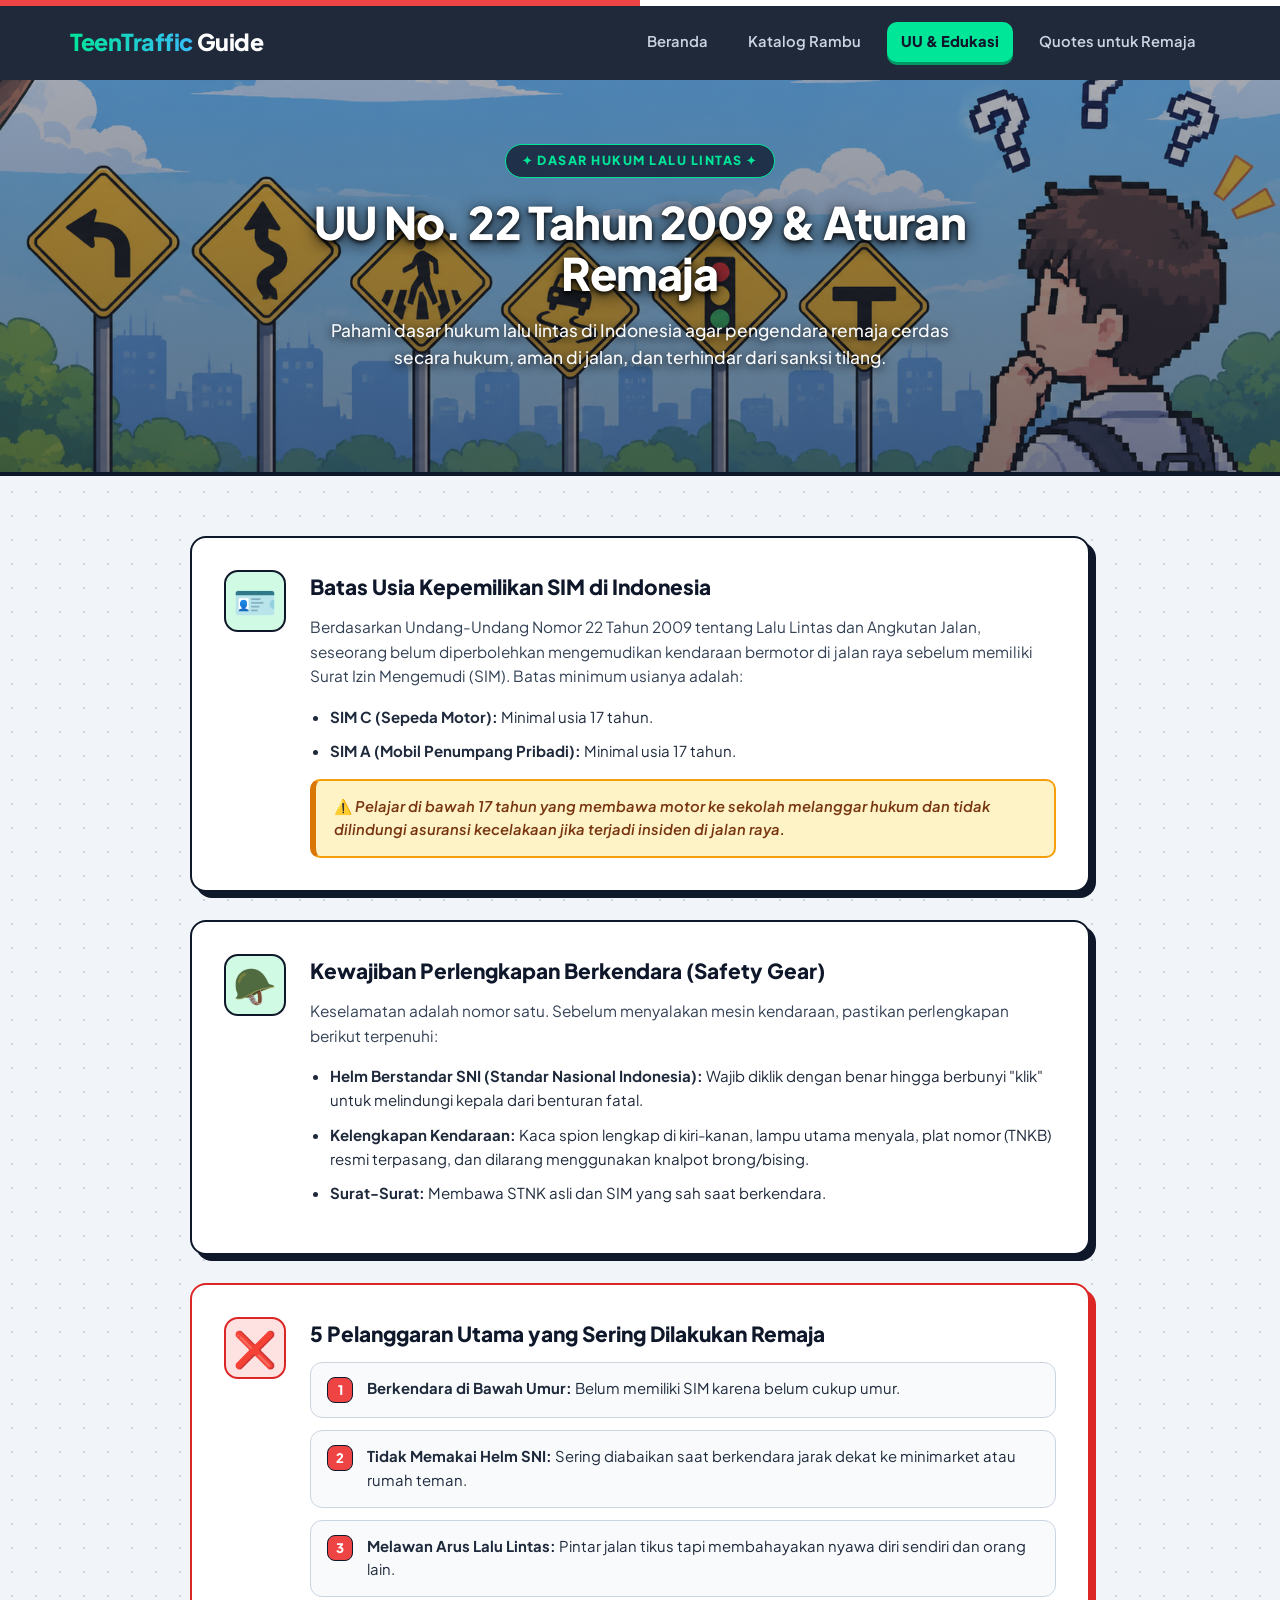
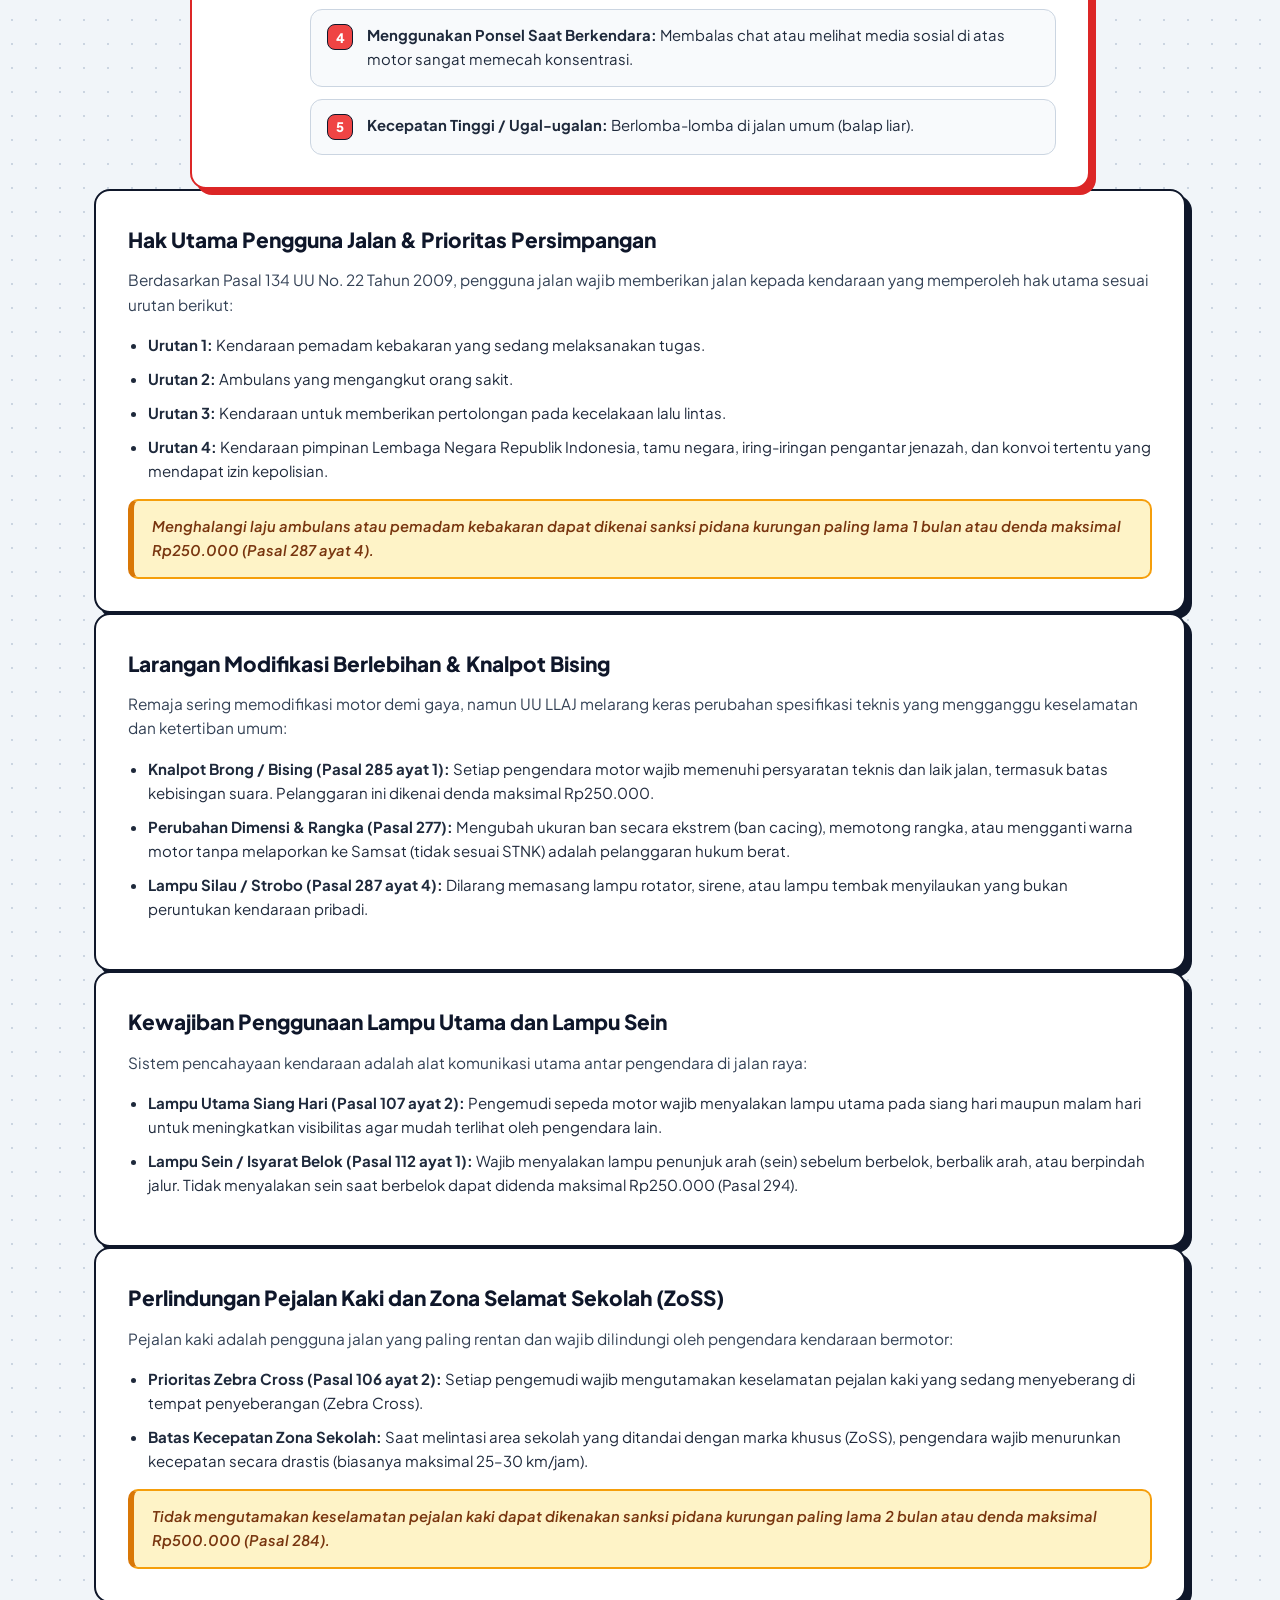
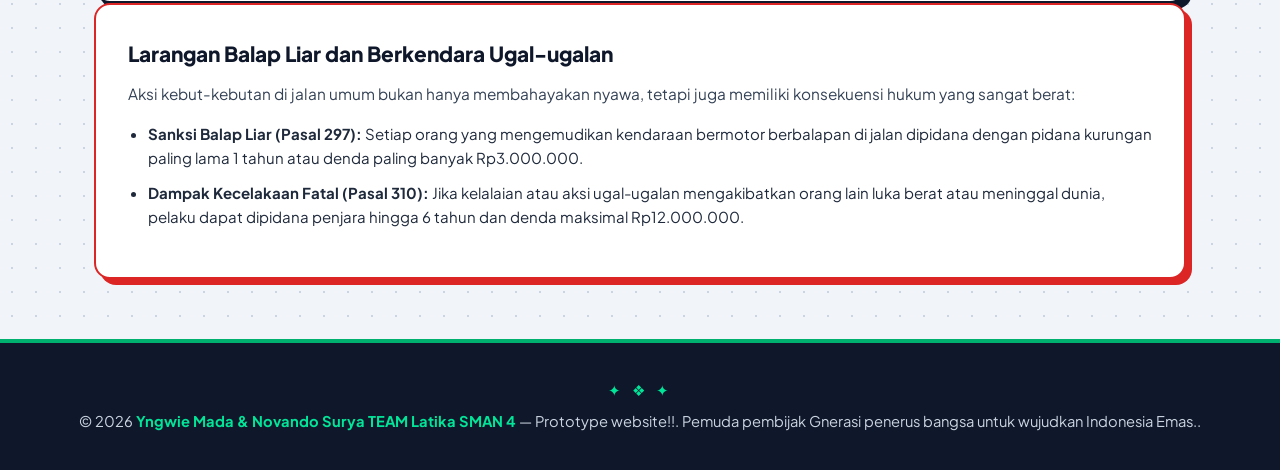
<file: uud.html>
<!DOCTYPE html>
<html lang="id">
<head>
    <meta charset="UTF-8">
    <meta name="viewport" content="width=device-width, initial-scale=1.0">
    <title>UU & Edukasi - Teen Traffic Guide</title>
    <link rel="preconnect" href="https://fonts.googleapis.com">
    <link rel="preconnect" href="https://fonts.gstatic.com" crossorigin>
    <link href="https://fonts.googleapis.com/css2?family=Plus+Jakarta+Sans:wght@400;500;600;700;800&display=swap" rel="stylesheet">
    <link rel="stylesheet" href="style.css">
</head>
<body>

    <!-- Pita Merah Putih -->
    <div class="indo-ribbon">
        <div class="ribbon-red"></div>
        <div class="ribbon-white"></div>
    </div>

    <!-- Navigasi -->
    <nav class="main-nav">
        <div class="nav-container">
            <a href="index.html" class="nav-logo"><span>TeenTraffic</span>Guide</a>
            <div class="nav-links">
                <a href="index.html">Beranda</a>
                <a href="rambu.html">Katalog Rambu</a>
                <a href="uud.html" class="active">UU & Edukasi</a>
                <a href="quotes.html">Quotes untuk Remaja</a>
            </div>
        </div>
    </nav>

    <!-- Header Halaman UU (Hero dengan Background Terkontrol) -->
    <header class="hero sub-hero">
        <div class="hero-content">
            <div class="hero-ornament">✦ DASAR HUKUM LALU LINTAS ✦</div>
            <h1>UU No. 22 Tahun 2009 & Aturan Remaja</h1>
            <p>Pahami dasar hukum lalu lintas di Indonesia agar pengendara remaja cerdas secara hukum, aman di jalan, dan terhindar dari sanksi tilang.</p>
        </div>
    </header>

    <!-- Konten Utama (Dibuat Berbentuk Kartu Rapi) -->
    <main class="main-container">
        <div class="uud-list">
            
            <!-- Kartu 1: Batas Usia SIM -->
            <div class="uud-card">
                <div class="uud-icon">🪪</div>
                <div class="uud-text-content">
                    <h3>Batas Usia Kepemilikan SIM di Indonesia</h3>
                    <p class="uud-desc">Berdasarkan Undang-Undang Nomor 22 Tahun 2009 tentang Lalu Lintas dan Angkutan Jalan, seseorang belum diperbolehkan mengemudikan kendaraan bermotor di jalan raya sebelum memiliki Surat Izin Mengemudi (SIM). Batas minimum usianya adalah:</p>
                    <ul class="uud-bullets">
                        <li><strong>SIM C (Sepeda Motor):</strong> Minimal usia 17 tahun.</li>
                        <li><strong>SIM A (Mobil Penumpang Pribadi):</strong> Minimal usia 17 tahun.</li>
                    </ul>
                    <div class="uud-alert">
                        ⚠️ <em>Pelajar di bawah 17 tahun yang membawa motor ke sekolah melanggar hukum dan tidak dilindungi asuransi kecelakaan jika terjadi insiden di jalan raya.</em>
                    </div>
                </div>
            </div>

            <!-- Kartu 2: Kewajiban Perlengkapan -->
            <div class="uud-card">
                <div class="uud-icon">🪖</div>
                <div class="uud-text-content">
                    <h3>Kewajiban Perlengkapan Berkendara (Safety Gear)</h3>
                    <p class="uud-desc">Keselamatan adalah nomor satu. Sebelum menyalakan mesin kendaraan, pastikan perlengkapan berikut terpenuhi:</p>
                    <ul class="uud-bullets">
                        <li><strong>Helm Berstandar SNI (Standar Nasional Indonesia):</strong> Wajib diklik dengan benar hingga berbunyi "klik" untuk melindungi kepala dari benturan fatal.</li>
                        <li><strong>Kelengkapan Kendaraan:</strong> Kaca spion lengkap di kiri-kanan, lampu utama menyala, plat nomor (TNKB) resmi terpasang, dan dilarang menggunakan knalpot brong/bising.</li>
                        <li><strong>Surat-Surat:</strong> Membawa STNK asli dan SIM yang sah saat berkendara.</li>
                    </ul>
                </div>
            </div>

            <!-- Kartu 3: Pelanggaran Utama -->
            <div class="uud-card alert-card">
                <div class="uud-icon">❌</div>
                <div class="uud-text-content">
                    <h3>5 Pelanggaran Utama yang Sering Dilakukan Remaja</h3>
                    <div class="violation-grid">
                        <div class="violation-item">
                            <span class="v-num">1</span>
                            <div><strong>Berkendara di Bawah Umur:</strong> Belum memiliki SIM karena belum cukup umur.</div>
                        </div>
                        <div class="violation-item">
                            <span class="v-num">2</span>
                            <div><strong>Tidak Memakai Helm SNI:</strong> Sering diabaikan saat berkendara jarak dekat ke minimarket atau rumah teman.</div>
                        </div>
                        <div class="violation-item">
                            <span class="v-num">3</span>
                            <div><strong>Melawan Arus Lalu Lintas:</strong> Pintar jalan tikus tapi membahayakan nyawa diri sendiri dan orang lain.</div>
                        </div>
                        <div class="violation-item">
                            <span class="v-num">4</span>
                            <div><strong>Menggunakan Ponsel Saat Berkendara:</strong> Membalas chat atau melihat media sosial di atas motor sangat memecah konsentrasi.</div>
                        </div>
                        <div class="violation-item">
                            <span class="v-num">5</span>
                            <div><strong>Kecepatan Tinggi / Ugal-ugalan:</strong> Berlomba-lomba di jalan umum (balap liar).</div>
                        </div>
                    </div>
                </div>
            </div>

        </div>

        <!-- Kartu Tambahan 1: Etika di Persimpangan & Prioritas Jalan -->
            <div class="uud-card">
                <div class="uud-text-content">
                    <h3>Hak Utama Pengguna Jalan & Prioritas Persimpangan</h3>
                    <p class="uud-desc">Berdasarkan Pasal 134 UU No. 22 Tahun 2009, pengguna jalan wajib memberikan jalan kepada kendaraan yang memperoleh hak utama sesuai urutan berikut:</p>
                    <ul class="uud-bullets">
                        <li><strong>Urutan 1:</strong> Kendaraan pemadam kebakaran yang sedang melaksanakan tugas.</li>
                        <li><strong>Urutan 2:</strong> Ambulans yang mengangkut orang sakit.</li>
                        <li><strong>Urutan 3:</strong> Kendaraan untuk memberikan pertolongan pada kecelakaan lalu lintas.</li>
                        <li><strong>Urutan 4:</strong> Kendaraan pimpinan Lembaga Negara Republik Indonesia, tamu negara, iring-iringan pengantar jenazah, dan konvoi tertentu yang mendapat izin kepolisian.</li>
                    </ul>
                    <div class="uud-alert">
                        <em>Menghalangi laju ambulans atau pemadam kebakaran dapat dikenai sanksi pidana kurungan paling lama 1 bulan atau denda maksimal Rp250.000 (Pasal 287 ayat 4).</em>
                    </div>
                </div>
            </div>

            <!-- Kartu Tambahan 2: Larangan Modifikasi Kendaraan -->
            <div class="uud-card">
                <div class="uud-text-content">
                    <h3>Larangan Modifikasi Berlebihan & Knalpot Bising</h3>
                    <p class="uud-desc">Remaja sering memodifikasi motor demi gaya, namun UU LLAJ melarang keras perubahan spesifikasi teknis yang mengganggu keselamatan dan ketertiban umum:</p>
                    <ul class="uud-bullets">
                        <li><strong>Knalpot Brong / Bising (Pasal 285 ayat 1):</strong> Setiap pengendara motor wajib memenuhi persyaratan teknis dan laik jalan, termasuk batas kebisingan suara. Pelanggaran ini dikenai denda maksimal Rp250.000.</li>
                        <li><strong>Perubahan Dimensi & Rangka (Pasal 277):</strong> Mengubah ukuran ban secara ekstrem (ban cacing), memotong rangka, atau mengganti warna motor tanpa melaporkan ke Samsat (tidak sesuai STNK) adalah pelanggaran hukum berat.</li>
                        <li><strong>Lampu Silau / Strobo (Pasal 287 ayat 4):</strong> Dilarang memasang lampu rotator, sirene, atau lampu tembak menyilaukan yang bukan peruntukan kendaraan pribadi.</li>
                    </ul>
                </div>
            </div>

            <!-- Kartu Tambahan 3: Aturan Lampu Isyarat & Lampu Utama -->
            <div class="uud-card">
                <div class="uud-text-content">
                    <h3>Kewajiban Penggunaan Lampu Utama dan Lampu Sein</h3>
                    <p class="uud-desc">Sistem pencahayaan kendaraan adalah alat komunikasi utama antar pengendara di jalan raya:</p>
                    <ul class="uud-bullets">
                        <li><strong>Lampu Utama Siang Hari (Pasal 107 ayat 2):</strong> Pengemudi sepeda motor wajib menyalakan lampu utama pada siang hari maupun malam hari untuk meningkatkan visibilitas agar mudah terlihat oleh pengendara lain.</li>
                        <li><strong>Lampu Sein / Isyarat Belok (Pasal 112 ayat 1):</strong> Wajib menyalakan lampu penunjuk arah (sein) sebelum berbelok, berbalik arah, atau berpindah jalur. Tidak menyalakan sein saat berbelok dapat didenda maksimal Rp250.000 (Pasal 294).</li>
                    </ul>
                </div>
            </div>

            <!-- Kartu Tambahan 4: Kewajiban di Zona Selamat Sekolah & Zebra Cross -->
            <div class="uud-card">
                <div class="uud-text-content">
                    <h3>Perlindungan Pejalan Kaki dan Zona Selamat Sekolah (ZoSS)</h3>
                    <p class="uud-desc">Pejalan kaki adalah pengguna jalan yang paling rentan dan wajib dilindungi oleh pengendara kendaraan bermotor:</p>
                    <ul class="uud-bullets">
                        <li><strong>Prioritas Zebra Cross (Pasal 106 ayat 2):</strong> Setiap pengemudi wajib mengutamakan keselamatan pejalan kaki yang sedang menyeberang di tempat penyeberangan (Zebra Cross).</li>
                        <li><strong>Batas Kecepatan Zona Sekolah:</strong> Saat melintasi area sekolah yang ditandai dengan marka khusus (ZoSS), pengendara wajib menurunkan kecepatan secara drastis (biasanya maksimal 25–30 km/jam).</li>
                    </ul>
                    <div class="uud-alert">
                        <em>Tidak mengutamakan keselamatan pejalan kaki dapat dikenakan sanksi pidana kurungan paling lama 2 bulan atau denda maksimal Rp500.000 (Pasal 284).</em>
                    </div>
                </div>
            </div>

            <!-- Kartu Tambahan 5: Larangan Balap Liar & Konvoi -->
            <div class="uud-card alert-card">
                <div class="uud-text-content">
                    <h3>Larangan Balap Liar dan Berkendara Ugal-ugalan</h3>
                    <p class="uud-desc">Aksi kebut-kebutan di jalan umum bukan hanya membahayakan nyawa, tetapi juga memiliki konsekuensi hukum yang sangat berat:</p>
                    <ul class="uud-bullets">
                        <li><strong>Sanksi Balap Liar (Pasal 297):</strong> Setiap orang yang mengemudikan kendaraan bermotor berbalapan di jalan dipidana dengan pidana kurungan paling lama 1 tahun atau denda paling banyak Rp3.000.000.</li>
                        <li><strong>Dampak Kecelakaan Fatal (Pasal 310):</strong> Jika kelalaian atau aksi ugal-ugalan mengakibatkan orang lain luka berat atau meninggal dunia, pelaku dapat dipidana penjara hingga 6 tahun dan denda maksimal Rp12.000.000.</li>
                    </ul>
                </div>
            </div>
    </main>

    <!-- Footer -->
    <footer class="site-footer">
        <div class="footer-ornament">✦ ❖ ✦</div>
        <p>&copy; 2026 <strong>Yngwie Mada & Novando Surya TEAM Latika SMAN 4</strong> &mdash; Prototype website!!. Pemuda pembijak Gnerasi penerus bangsa untuk wujudkan Indonesia Emas..</p>
    </footer>

</body>
</html>
</file>
<file: style.css>
/* --- CSS RESET & DASAR --- */
* {
    margin: 0;
    padding: 0;
    box-sizing: border-box;
    font-family: 'Plus Jakarta Sans', sans-serif;
}

body {
    background-color: #f1f5f9;
    background-image: radial-gradient(#cbd5e1 1px, transparent 1px);
    background-size: 24px 24px;
    color: #0f172a;
    line-height: 1.6;
    display: flex;
    flex-direction: column;
    min-height: 100vh;
}

/* --- PITA MERAH PUTIH --- */
.indo-ribbon {
    display: flex;
    height: 6px;
    width: 100%;
}
.ribbon-red { flex: 1; background-color: #ef4444; }
.ribbon-white { flex: 1; background-color: #ffffff; }

/* --- NAVBAR (GAYA GAMING MODERN) --- */
.main-nav {
    background-color: rgba(15, 23, 42, 0.92);
    backdrop-filter: blur(12px);
    padding: 16px 24px;
    border-bottom: 2px solid #1e293b;
    position: sticky;
    top: 0;
    z-index: 1000;
}

.nav-container {
    max-width: 1140px;
    margin: 0 auto;
    display: flex;
    justify-content: space-between;
    align-items: center;
    flex-wrap: wrap;
    gap: 16px;
}

.nav-logo {
    font-size: 1.45rem;
    font-weight: 800;
    color: #ffffff;
    text-decoration: none;
    letter-spacing: -0.5px;
    display: flex;
    align-items: center;
    gap: 4px;
}

.nav-logo span {
    background: linear-gradient(90deg, #00e699, #38bdf8);
    -webkit-background-clip: text;
    -webkit-text-fill-color: transparent;
}

.nav-links {
    display: flex;
    gap: 12px;
    flex-wrap: wrap;
}

.nav-links a {
    color: #cbd5e1;
    text-decoration: none;
    font-size: 0.92rem;
    font-weight: 600;
    padding: 8px 14px;
    border-radius: 10px;
    transition: all 0.2s ease;
}

.nav-links a:hover {
    color: #ffffff;
    background-color: rgba(255, 255, 255, 0.08);
}

.nav-links a.active {
    color: #0f172a;
    background-color: #00e699;
    font-weight: 800;
    box-shadow: 0 3px 0 #009966;
}

/* --- HERO SECTION (GAMBAR JELAS & VIBRANT) --- */
.hero {
    /* Overlay dibuat jauh lebih transparan agar gambar siswa pixel terlihat jelas */
    background-image: linear-gradient(rgba(15, 23, 42, 0.35), rgba(15, 23, 42, 0.55)), 
                      url("Siswa Bingung di Antara Rambu Lalu Lintas.png");
    background-size: cover;
    background-position: center;
    background-repeat: no-repeat;
    color: #ffffff;
    text-align: center;
    padding: 90px 24px 105px;
    border-bottom: 4px solid #0f172a;
}

.hero-content {
    max-width: 780px;
    margin: 0 auto;
}

.hero-ornament {
    display: inline-block;
    background-color: rgba(15, 23, 42, 0.75);
    border: 1.5px solid #00e699;
    padding: 6px 16px;
    border-radius: 99px;
    font-size: 0.78rem;
    font-weight: 800;
    letter-spacing: 1.5px;
    color: #00e699;
    margin-bottom: 18px;
    backdrop-filter: blur(4px);
}

.hero h1 {
    font-size: 2.8rem;
    font-weight: 800;
    max-width: 780px;
    margin: 0 auto 18px;
    line-height: 1.15;
    letter-spacing: -0.8px;
    /* Text shadow tegas agar tulisan tetap jelas di atas background terang/jelas */
    text-shadow: 0 4px 16px rgba(0, 0, 0, 0.85), 0 2px 4px rgba(0, 0, 0, 0.9);
}

.hero p {
    font-size: 1.08rem;
    font-weight: 500;
    color: #f8fafc;
    max-width: 640px;
    margin: 0 auto 36px;
    text-shadow: 0 2px 10px rgba(0, 0, 0, 0.9);
}

.hero-actions {
    display: flex;
    justify-content: center;
    gap: 18px;
    flex-wrap: wrap;
}

/* --- TOMBOL UTAMA ALA ROBLOX PLAY BUTTON --- */
.btn-primary {
    background-color: #00b06f; /* Hijau ikonik Roblox */
    color: #ffffff;
    padding: 15px 32px;
    border-radius: 12px;
    text-decoration: none;
    font-weight: 800;
    font-size: 1rem;
    letter-spacing: 0.3px;
    border: 2px solid #00e699;
    box-shadow: 0 6px 0 #007348, 0 10px 20px rgba(0, 0, 0, 0.35);
    transition: all 0.15s ease;
    display: inline-flex;
    align-items: center;
    justify-content: center;
}

.btn-primary:hover {
    background-color: #00c87e;
    transform: translateY(-2px);
    box-shadow: 0 8px 0 #007348, 0 14px 24px rgba(0, 176, 111, 0.45);
}

.btn-primary:active {
    transform: translateY(4px);
    box-shadow: 0 2px 0 #007348;
}

/* --- TOMBOL SEKUNDER ALA ROBLOX UI --- */
.btn-secondary {
    background-color: rgba(30, 41, 59, 0.85);
    color: #ffffff;
    padding: 15px 30px;
    border-radius: 12px;
    text-decoration: none;
    font-weight: 700;
    font-size: 1rem;
    border: 2px solid rgba(255, 255, 255, 0.45);
    box-shadow: 0 6px 0 #0f172a, 0 10px 20px rgba(0, 0, 0, 0.3);
    backdrop-filter: blur(6px);
    transition: all 0.15s ease;
}

.btn-secondary:hover {
    background-color: rgba(51, 65, 85, 0.95);
    border-color: #ffffff;
    transform: translateY(-2px);
    box-shadow: 0 8px 0 #0f172a;
}

.btn-secondary:active {
    transform: translateY(4px);
    box-shadow: 0 2px 0 #0f172a;
}

/* --- KONTEN UTAMA & KARTU FITUR (GAYA POP-CARD REMAJA) --- */
.container,
.main-container {
    max-width: 1140px;
    margin: 0 auto;
    padding: 60px 24px;
    flex: 1;
    width: 100%;
}

.features-grid {
    display: grid;
    grid-template-columns: repeat(auto-fit, minmax(300px, 1fr));
    gap: 28px;
}

.feature-card {
    background-color: #ffffff;
    border: 2.5px solid #0f172a;
    border-radius: 16px;
    padding: 32px 28px;
    box-shadow: 6px 6px 0px #0f172a;
    transition: transform 0.2s ease, box-shadow 0.2s ease;
    display: flex;
    flex-direction: column;
}

.feature-card:hover {
    transform: translate(-3px, -3px);
    box-shadow: 9px 9px 0px #00b06f;
}

.feature-card h3 {
    font-size: 1.3rem;
    font-weight: 800;
    color: #0f172a;
    margin-bottom: 12px;
}

.feature-card p {
    font-size: 0.95rem;
    color: #475569;
    margin-bottom: 24px;
    flex-grow: 1;
}

.text-link,
.card-link {
    display: inline-block;
    color: #009960;
    font-weight: 800;
    text-decoration: none;
    font-size: 0.95rem;
    transition: transform 0.2s ease, color 0.2s ease;
}

.text-link:hover,
.card-link:hover {
    color: #00b06f;
    transform: translateX(4px);
}

/* --- HALAMAN KATALOG RAMBU & SEARCHING --- */
.sub-hero {
    padding: 64px 20px;
    text-align: center;
}

.controls {
    max-width: 640px;
    margin: 0 auto 44px auto;
    display: flex;
    flex-direction: column;
    gap: 18px;
}

.search-wrapper {
    position: relative;
    width: 100%;
}

.search-icon {
    position: absolute;
    left: 18px;
    top: 50%;
    transform: translateY(-50%);
    width: 20px;
    height: 20px;
    stroke: #0f172a;
}

#search-input {
    width: 100%;
    padding: 15px 18px 15px 52px;
    border: 2.5px solid #0f172a;
    border-radius: 14px;
    font-size: 0.98rem;
    font-weight: 600;
    outline: none;
    background-color: #ffffff;
    box-shadow: 4px 4px 0px #0f172a;
    transition: all 0.2s ease;
}

#search-input:focus {
    border-color: #00b06f;
    box-shadow: 4px 4px 0px #00b06f;
}

.filter-buttons {
    display: flex;
    justify-content: center;
    gap: 10px;
    flex-wrap: wrap;
}

.btn-filter {
    padding: 9px 18px;
    background-color: #ffffff;
    border: 2px solid #0f172a;
    border-radius: 12px;
    font-size: 0.88rem;
    font-weight: 700;
    color: #0f172a;
    cursor: pointer;
    box-shadow: 3px 3px 0px #0f172a;
    transition: all 0.15s ease;
}

.btn-filter:hover {
    transform: translateY(-2px);
    background-color: #f1f5f9;
}

.btn-filter.active {
    background-color: #00b06f;
    color: #ffffff;
    border-color: #0f172a;
    box-shadow: 3px 3px 0px #0f172a;
}

.signs-grid {
    display: grid;
    grid-template-columns: repeat(auto-fill, minmax(260px, 1fr));
    gap: 26px;
}

.sign-card {
    background-color: #ffffff;
    border: 2.5px solid #0f172a;
    border-radius: 16px;
    padding: 24px;
    text-align: center;
    box-shadow: 5px 5px 0px #0f172a;
    display: flex;
    flex-direction: column;
    align-items: center;
    transition: transform 0.2s ease, box-shadow 0.2s ease;
}

.sign-card:hover {
    transform: translate(-3px, -3px);
    box-shadow: 8px 8px 0px #38bdf8;
}

.sign-visual {
    width: 96px;
    height: 96px;
    display: flex;
    align-items: center;
    justify-content: center;
    margin-bottom: 16px;
}

.indo-sign {
    width: 100%;
    height: 100%;
    object-fit: contain;
}

.sign-card h3 {
    font-size: 1.15rem;
    font-weight: 800;
    color: #0f172a;
    margin-bottom: 8px;
}

.sign-card p {
    font-size: 0.88rem;
    color: #475569;
    text-align: left;
    width: 100%;
}

.badge {
    display: inline-block;
    font-size: 0.72rem;
    font-weight: 800;
    padding: 5px 12px;
    border-radius: 8px;
    border: 1.5px solid #0f172a;
    margin-bottom: 12px;
    text-transform: uppercase;
}

.bg-larangan { background-color: #fecaca; color: #991b1b; }
.bg-peringatan { background-color: #fde68a; color: #92400e; }
.bg-perintah { background-color: #bfdbfe; color: #1e40af; }
.bg-petunjuk { background-color: #bbf7d0; color: #166534; }

/* --- HALAMAN UU & EDUKASI (KARTU TEGAS & MODERN) --- */
.uud-list {
    display: flex;
    flex-direction: column;
    gap: 28px;
    max-width: 900px;
    margin: 0 auto;
}

.uud-card {
    background-color: #ffffff;
    border: 2.5px solid #0f172a;
    border-radius: 16px;
    padding: 32px;
    box-shadow: 6px 6px 0px #0f172a;
    display: flex;
    gap: 24px;
    align-items: flex-start;
    transition: transform 0.2s ease;
}

.uud-card:hover {
    transform: translateY(-2px);
}

.uud-icon {
    font-size: 2.2rem;
    background-color: #d1fae5;
    border: 2px solid #0f172a;
    width: 62px;
    height: 62px;
    border-radius: 14px;
    display: flex;
    align-items: center;
    justify-content: center;
    flex-shrink: 0;
}

.uud-text-content h3 {
    font-size: 1.3rem;
    font-weight: 800;
    color: #0f172a;
    margin-bottom: 12px;
}

.uud-desc {
    color: #334155;
    font-size: 0.96rem;
    margin-bottom: 16px;
}

.uud-bullets {
    list-style-type: disc;
    padding-left: 20px;
    color: #1e293b;
    font-size: 0.94rem;
    display: flex;
    flex-direction: column;
    gap: 10px;
    margin-bottom: 16px;
}

.uud-alert {
    background-color: #fef3c7;
    border: 2px solid #f59e0b;
    border-left: 6px solid #d97706;
    padding: 14px 18px;
    border-radius: 10px;
    font-size: 0.92rem;
    font-weight: 600;
    color: #78350f;
    margin-top: 14px;
}

.alert-card {
    border-color: #dc2626;
    box-shadow: 6px 6px 0px #dc2626;
}

.alert-card .uud-icon {
    background-color: #fee2e2;
    border-color: #dc2626;
}

.violation-grid {
    display: flex;
    flex-direction: column;
    gap: 12px;
    margin-top: 12px;
}

.violation-item {
    display: flex;
    align-items: flex-start;
    gap: 14px;
    background-color: #f8fafc;
    padding: 14px 16px;
    border-radius: 12px;
    border: 1.5px solid #cbd5e1;
    font-size: 0.93rem;
    color: #1e293b;
}

.v-num {
    background-color: #ef4444;
    color: #ffffff;
    border: 1.5px solid #0f172a;
    width: 26px;
    height: 26px;
    border-radius: 8px;
    display: flex;
    align-items: center;
    justify-content: center;
    font-size: 0.82rem;
    font-weight: 800;
    flex-shrink: 0;
}

/* =========================================
   STYLE KHUSUS HALAMAN QUOTES REMAJA
   ========================================= */
.quotes-container {
    background: transparent !important;
    border: none !important;
    box-shadow: none !important;
    padding: 40px 20px !important;
    max-width: 1100px;
    margin: 0 auto;
}

.quotes-grid {
    display: grid;
    grid-template-columns: repeat(auto-fit, minmax(320px, 1fr));
    gap: 28px;
    margin-top: 10px;
    background: transparent;
    border: none;
    box-shadow: none;
    padding: 0;
}

.quote-card {
    background-color: #ffffff;
    border: 2.5px solid #0f172a;
    border-radius: 16px;
    padding: 32px 28px;
    box-shadow: 6px 6px 0px #0f172a;
    display: flex;
    flex-direction: column;
    justify-content: space-between;
    position: relative;
    transition: transform 0.2s ease, box-shadow 0.2s ease;
}

.quote-card:hover {
    transform: translate(-3px, -3px);
    box-shadow: 9px 9px 0px #00b06f;
}

.quote-mark {
    font-size: 4.5rem;
    font-weight: 800;
    line-height: 0.8;
    color: #00b06f;
    font-family: Georgia, serif;
    margin-bottom: 12px;
    user-select: none;
}

.quote-text {
    font-size: 1.05rem;
    line-height: 1.7;
    color: #0f172a;
    font-weight: 600;
    margin: 0 0 24px 0;
    flex-grow: 1;
}

.quote-author {
    font-size: 0.9rem;
    font-weight: 800;
    color: #009960;
    padding-top: 14px;
    border-top: 2px dashed #cbd5e1;
    display: block;
}

/* =========================================
   STYLE TAMBAHAN: PLANG PETUNJUK JALAN TOL
   ========================================= */
.sign-visual.highway-sign-box {
    width: 100%;
    height: auto;
    min-height: 120px;
    background: #0f172a;
    border-radius: 12px;
    padding: 14px;
    display: flex;
    justify-content: center;
    align-items: center;
    border: 2px solid #0f172a;
    margin-bottom: 16px;
}

.highway-board {
    background: linear-gradient(135deg, #009960, #00b06f);
    border: 2.5px solid #ffffff;
    border-radius: 8px;
    padding: 10px 14px;
    width: 100%;
    box-shadow: 0 4px 10px rgba(0, 0, 0, 0.3);
    text-align: left;
}

.highway-exit-badge {
    background: #ffffff;
    color: #0f172a;
    font-size: 0.65rem;
    font-weight: 800;
    padding: 2px 6px;
    border-radius: 4px;
    display: inline-flex;
    align-items: center;
    gap: 4px;
    margin-bottom: 8px;
    text-transform: uppercase;
    border: 1.5px solid #0f172a;
}

.highway-exit-badge span {
    background: #0f172a;
    color: #ffffff;
    padding: 1px 4px;
    border-radius: 2px;
}

.highway-destination {
    display: flex;
    align-items: center;
    gap: 10px;
    color: #ffffff;
    border-top: 1.5px dashed rgba(255, 255, 255, 0.5);
    padding-top: 8px;
}

.exit-arrow {
    font-size: 1.5rem;
    font-weight: bold;
    color: #fde047;
    line-height: 1;
}

.dest-text strong {
    display: block;
    font-size: 0.95rem;
    font-weight: 800;
    letter-spacing: 0.3px;
    line-height: 1.2;
    color: #ffffff;
}

.dest-text small {
    font-size: 0.75rem;
    color: #f1f5f9;
    font-weight: 600;
}

/* --- FOOTER --- */
footer,
.site-footer {
    background-color: #0f172a;
    border-top: 4px solid #00b06f;
    text-align: center;
    padding: 36px 24px;
    color: #cbd5e1;
    font-size: 0.92rem;
    margin-top: auto;
}

.site-footer strong {
    color: #00e699;
}

.footer-ornament {
    color: #00e699;
    margin-bottom: 8px;
    letter-spacing: 4px;
}

/* --- RESPONSIF HP --- */
@media (max-width: 768px) {
    .hero h1 {
        font-size: 2.1rem;
    }
    .nav-container {
        flex-direction: column;
        text-align: center;
    }
    .uud-card {
        flex-direction: column;
        padding: 22px;
    }
}

@media (max-width: 600px) {
    .quotes-grid {
        grid-template-columns: 1fr;
        gap: 20px;
    }
    .quote-card {
        padding: 24px 20px;
    }

    /* =========================================
   STYLE TAMBAHAN KHUSUS HALAMAN MINI-GAME
   ========================================= */
.game-arena {
    max-width: 650px;
    margin: 30px auto;
    background: #ffffff;
    border: 2.5px solid #0f172a;
    border-radius: 16px;
    padding: 30px;
    box-shadow: 6px 6px 0px #0f172a;
    text-align: center;
}

.modded-bike {
    display: flex;
    flex-direction: column;
    gap: 16px;
    margin-bottom: 25px;
    margin-top: 20px;
}

.bike-part {
    padding: 18px 20px;
    border-radius: 12px;
    font-weight: 700;
    font-size: 1rem;
    cursor: pointer;
    transition: all 0.2s ease;
    border: 2.5px solid #0f172a;
    display: flex;
    align-items: center;
    justify-content: center;
    gap: 10px;
}

/* Bagian motor yang masih melanggar aturan */
.bike-part.bad {
    background-color: #ffeeee;
    color: #b91c1c;
    box-shadow: 4px 4px 0px #b91c1c;
}

.bike-part.bad:hover {
    background-color: #fecaca;
    transform: translateY(-2px);
    box-shadow: 6px 6px 0px #b91c1c;
}

.bike-part.bad:active {
    transform: translateY(2px);
    box-shadow: 2px 2px 0px #b91c1c;
}

/* Bagian motor yang sudah dibenahi jadi standar/aman */
.bike-part.good {
    background-color: #d1fae5;
    color: #065f46;
    border-color: #065f46;
    box-shadow: 4px 4px 0px #065f46;
    cursor: default;
}

.game-score {
    font-size: 1.15rem;
    font-weight: 800;
    color: #0f172a;
    margin-top: 15px;
}

.alert-box {
    margin-top: 20px;
    background-color: #d1fae5;
    border: 2.5px solid #00b06f;
    box-shadow: 4px 4px 0px #00b06f;
    padding: 16px;
    border-radius: 12px;
    color: #065f46;
    font-weight: 800;
    font-size: 1.05rem;
}
}
</file>
